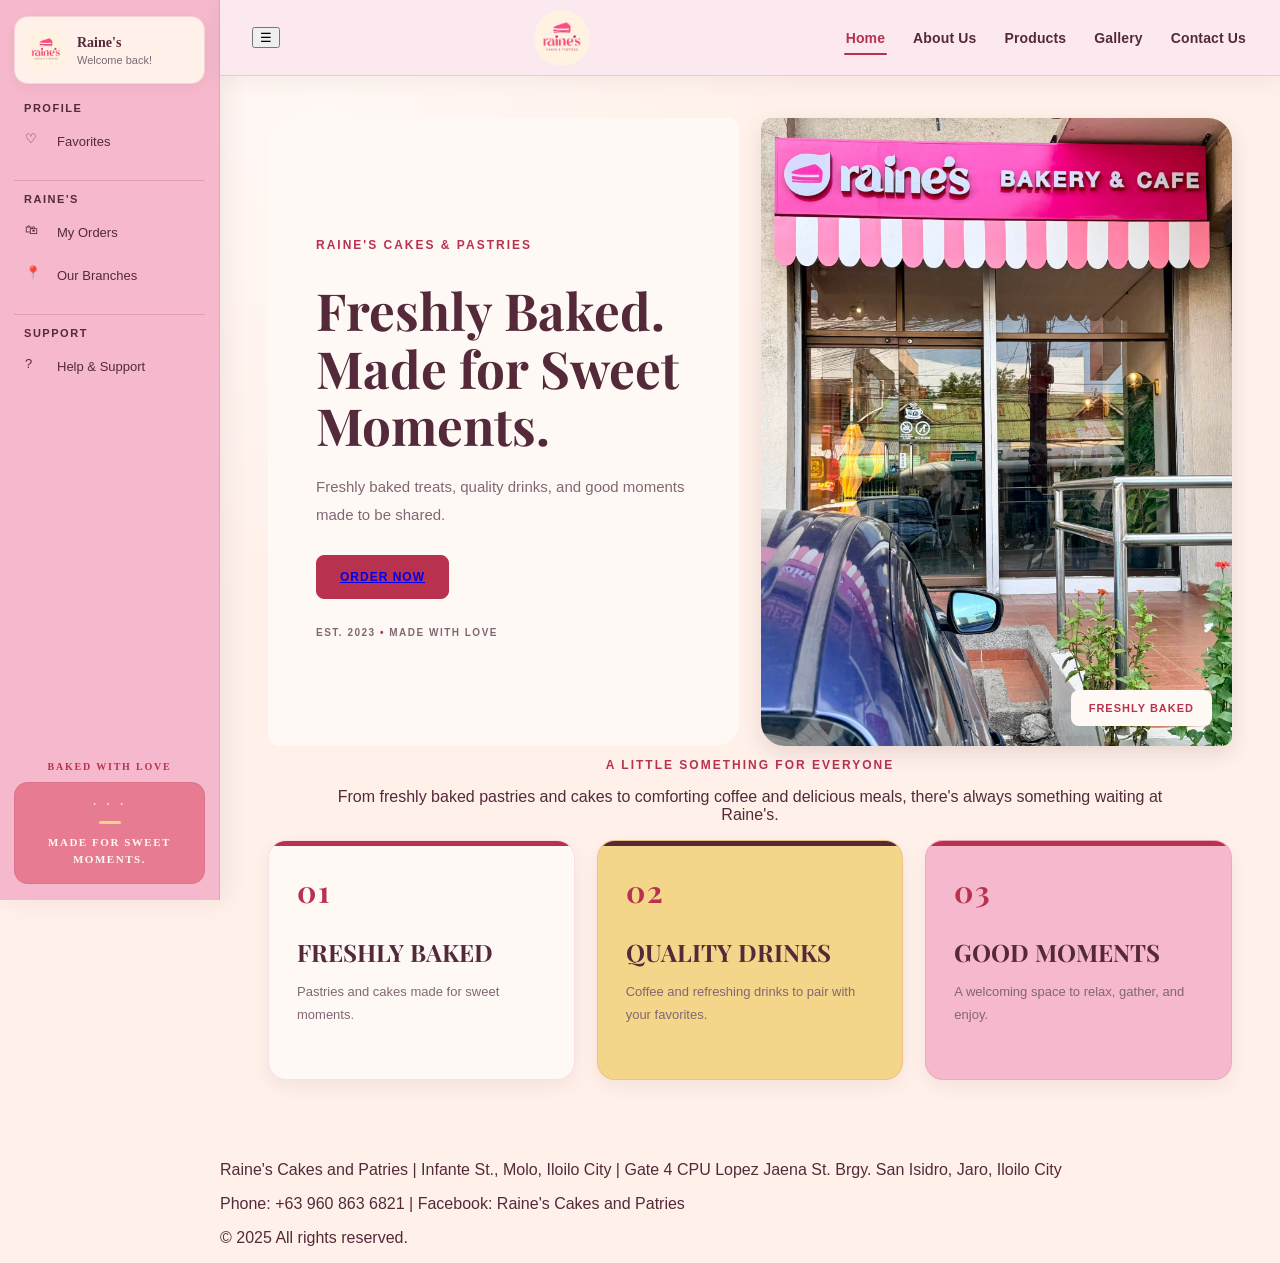
<file: Raine-s-Website-WEB-DEV-/html/index.html>
﻿<!DOCTYPE html>
<html>
    
    <head>
        <title>Raine's Cakes and Patries</title>
        <link rel="stylesheet" href="../css/home.css">
        <link rel="stylesheet" href="../css/nav.css">
        <link href="https://fonts.googleapis.com/css2?family=Playfair+Display:wght@700&family=Poppins:wght@400;700&display=swap" rel="stylesheet">
    </head>

    <body>
        <!--Logo and Navigation Bar-->
        <header>
            <div class="top-container" id="logo">
                <img src="../assets/logo.jpg" alt="Raine's Cakes and Pastries logo">

                <nav id="nav-bar">
                    <a href="index.html" aria-current="page">Home</a>
                    <a href="about.html">About Us</a>
                    <a href="Products.html">Products</a>
                    <a href="gallery.html">Gallery</a>
                    <a href="Contact.html">Contact Us</a>
                </nav>
            </div>
        </header>

        <!--Sidebar Navigation-->
        <aside class="sidebar" aria-label="User access panel">
    <div class="sidebar-brand">
        <img src="../assets/logo.jpg" alt="Raine's Cakes and Pastries logo">
        <div>
            <strong>Raine's</strong>
            <small>Welcome back!</small>
        </div>
    </div>

    <section class="sidebar-section" aria-labelledby="profile-section">
        <h2 class="sidebar-section-title" id="profile-section">PROFILE</h2>
        <button type="button"><span class="sidebar-icon" aria-hidden="true">👤</span>My Profile</button>
        <button type="button"><span class="sidebar-icon" aria-hidden="true">♡</span>Favorites</button>
    </section>

    <section class="sidebar-section" aria-labelledby="raine-section">
        <h2 class="sidebar-section-title" id="raine-section">RAINE'S</h2>
        <button type="button"><span class="sidebar-icon" aria-hidden="true">🛍</span>My Orders</button>
        <button type="button"><span class="sidebar-icon" aria-hidden="true">📍</span>Our Branches</button>
    </section>

    <section class="sidebar-section" aria-labelledby="support-section">
        <h2 class="sidebar-section-title" id="support-section">SUPPORT</h2>
        <button type="button"><span class="sidebar-icon" aria-hidden="true">⚙</span>Settings</button>
        <button type="button"><span class="sidebar-icon" aria-hidden="true">?</span>Help &amp; Support</button>
    </section>

    <section class="sidebar-section" aria-labelledby="account-section">
        <h2 class="sidebar-section-title" id="account-section">ACCOUNT</h2>
        <button type="button"><span class="sidebar-icon" aria-hidden="true">↪</span>Log Out</button>
    </section>
    <div class="sidebar-editorial" aria-hidden="true">BAKED WITH LOVE</div>
    <div class="sidebar-branding" aria-hidden="true">
        <span></span>
        <p>MADE FOR SWEET<br>MOMENTS.</p>
    </div>
</aside>

        <main class="home-main">
            <section class="home-hero">
                <div class="hero-copy">
                    <p class="hero-kicker">RAINE'S CAKES &amp; PASTRIES</p>
                    <h1>Freshly Baked.<br>Made for Sweet Moments.</h1>
                    <p class="hero-description">Freshly baked treats, quality drinks, and good moments made to be shared.</p>
                    <button class="home-order-button" type="button"><a href="Products.html">ORDER NOW</a></button>
                    <p class="hero-note">EST. 2023 <span aria-hidden="true">•</span> MADE WITH LOVE</p>
                </div>

                <div class="hero-image-frame">
                    <img src="../assets/homephoto.jpg" id="text-wrap" alt="Raine's Cakes and Pastries cafe">
                    <span aria-hidden="true">FRESHLY BAKED</span>
                </div>
            </section>

            <section class="home-introduction">
                <p class="section-kicker">A LITTLE SOMETHING FOR EVERYONE</p>
                <p>From freshly baked pastries and cakes to comforting coffee and delicious meals, there's always something waiting at Raine's.</p>
            </section>

            <section class="home-features" aria-label="Raine's highlights">
                <article class="feature-block">
                    <span class="feature-number">01</span>
                    <h2>FRESHLY BAKED</h2>
                    <p>Pastries and cakes made for sweet moments.</p>
                </article>
                <article class="feature-block">
                    <span class="feature-number">02</span>
                    <h2>QUALITY DRINKS</h2>
                    <p>Coffee and refreshing drinks to pair with your favorites.</p>
                </article>
                <article class="feature-block">
                    <span class="feature-number">03</span>
                    <h2>GOOD MOMENTS</h2>
                    <p>A welcoming space to relax, gather, and enjoy.</p>
                </article>
            </section>
        </main>

        <!--Footer-->
        <footer>
            <p>Raine's Cakes and Patries | Infante St., Molo, Iloilo City | Gate 4 CPU Lopez Jaena St. Brgy. San Isidro, Jaro, Iloilo City</p>
            <p>Phone: +63 960 863 6821 | Facebook: Raine's Cakes and Patries</p>
            <p>&copy; 2025 All rights reserved.</p>
        </footer>
        <script src="../js/main.js"></script>
    </body>

</html>
</file>
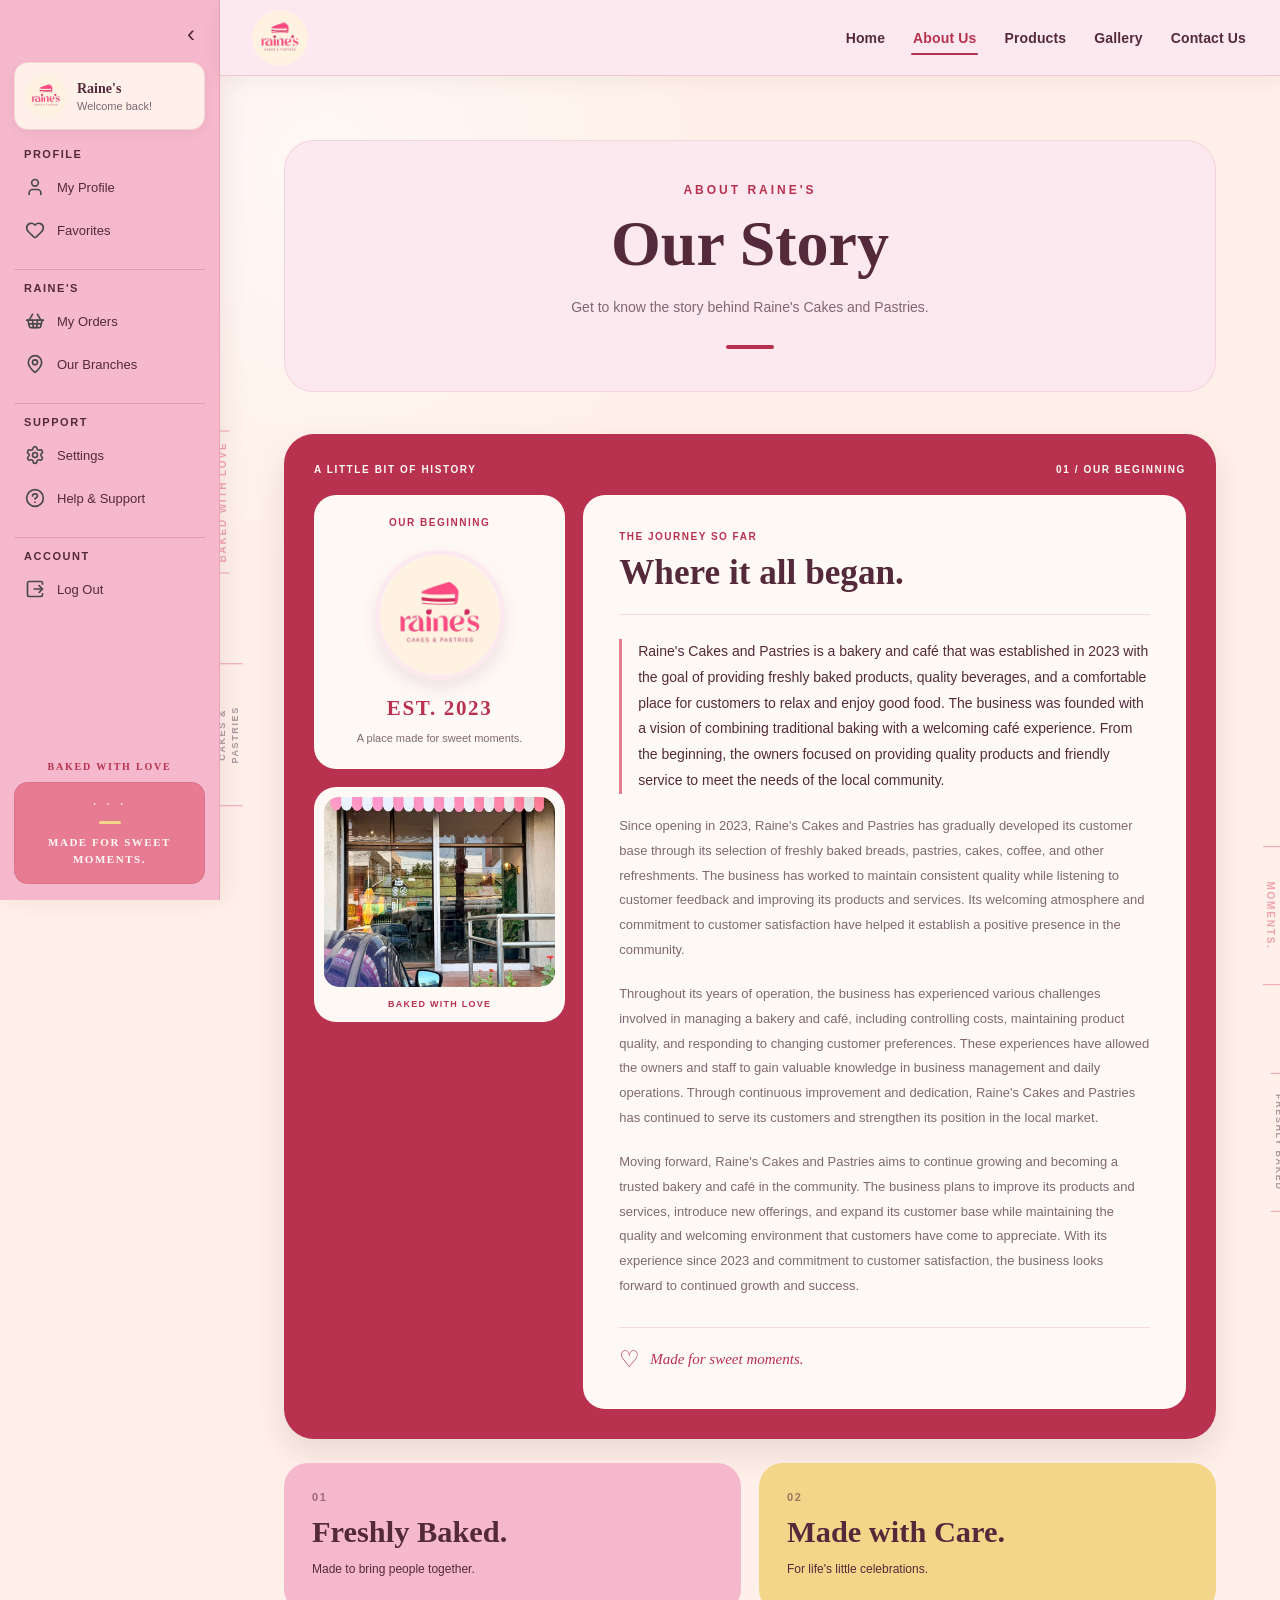
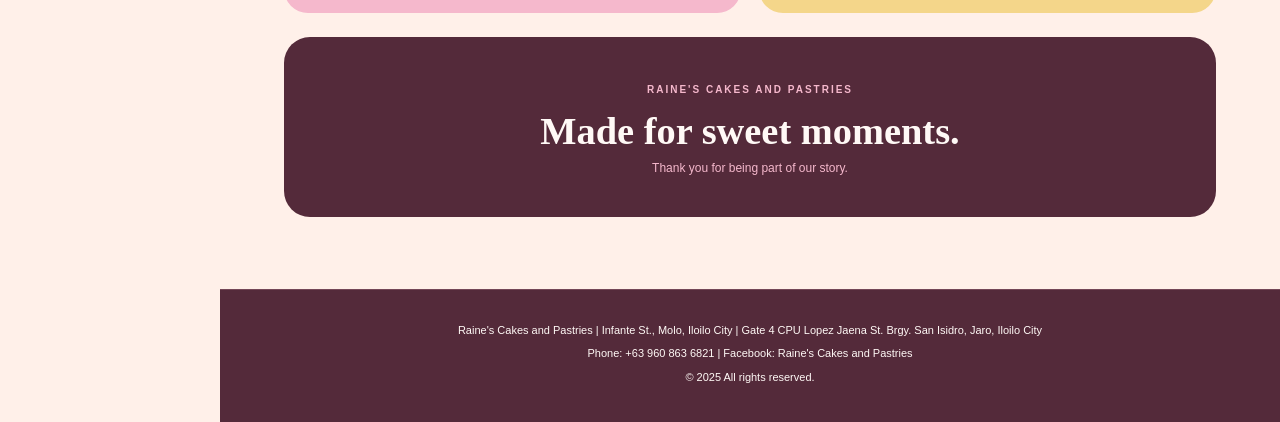
<file: Raine-s-Website-WEB-DEV-/html/about.html>
﻿
<!DOCTYPE html>
<html lang="en">

<head>
    <meta charset="UTF-8">
    <meta name="viewport" content="width=device-width, initial-scale=1.0">
    <title>About Raine's Cakes and Pastries</title>

    <link rel="stylesheet" href="../css/about.css">
    <link rel="stylesheet" href="../css/nav.css">
</head>

<body>

    <!-- Navigation -->
    <header>
        <div class="top-container" id="logo">
            <img src="../assets/logo.jpg" alt="Raine's Cakes and Pastries logo">

            <button class="mobile-menu-toggle" type="button"
                aria-controls="site-sidebar" aria-expanded="false"
                aria-label="Open menu">
                <span></span>
                <span></span>
                <span></span>
            </button>

            <nav id="nav-bar" aria-label="Main navigation">
                <a href="index.html">Home</a>
                <a href="about.html" aria-current="page">About Us</a>
                <a href="Products.html">Products</a>
                <a href="gallery.html">Gallery</a>
                <a href="Contact.html">Contact Us</a>
            </nav>
        </div>
    </header>

    <!-- Sidebar Navigation -->
    <aside class="sidebar" id="site-sidebar"
        aria-label="User access panel" aria-hidden="false">

        <button class="sidebar-collapse-toggle" type="button"
            aria-controls="site-sidebar" aria-expanded="true"
            aria-label="Collapse sidebar">
            <span aria-hidden="true">‹</span>
        </button>

        <nav class="sidebar-site-nav" aria-label="Site navigation">
            <a href="index.html">Home</a>
            <a href="about.html" aria-current="page">About Us</a>
            <a href="Products.html">Products</a>
            <a href="gallery.html">Gallery</a>
            <a href="Contact.html">Contact Us</a>
        </nav>

        <div class="sidebar-brand">
            <img src="../assets/logo.jpg" alt="Raine's Cakes and Pastries logo">
            <div>
                <strong>Raine's</strong>
                <small>Welcome back!</small>
            </div>
        </div>

        <section class="sidebar-section" aria-labelledby="profile-section">
            <h2 class="sidebar-section-title" id="profile-section">PROFILE</h2>

            <button type="button" data-tooltip="My Profile" aria-label="My Profile">
                <img class="sidebar-icon" src="../assets/sidebar/profile.svg" alt="" aria-hidden="true">
                <span class="sidebar-label">My Profile</span>
            </button>

            <button type="button" data-tooltip="Favorites" aria-label="Favorites">
                <img class="sidebar-icon" src="../assets/sidebar/favorites.svg" alt="" aria-hidden="true">
                <span class="sidebar-label">Favorites</span>
            </button>
        </section>

        <section class="sidebar-section" aria-labelledby="raine-section">
            <h2 class="sidebar-section-title" id="raine-section">RAINE'S</h2>

            <button type="button" data-tooltip="My Orders" aria-label="My Orders">
                <img class="sidebar-icon" src="../assets/sidebar/orders.svg" alt="" aria-hidden="true">
                <span class="sidebar-label">My Orders</span>
            </button>

            <button type="button" data-tooltip="Our Branches" aria-label="Our Branches">
                <img class="sidebar-icon" src="../assets/sidebar/location.svg" alt="" aria-hidden="true">
                <span class="sidebar-label">Our Branches</span>
            </button>
        </section>

        <section class="sidebar-section" aria-labelledby="support-section">
            <h2 class="sidebar-section-title" id="support-section">SUPPORT</h2>

            <button type="button" data-tooltip="Settings" aria-label="Settings">
                <img class="sidebar-icon" src="../assets/sidebar/settings.svg" alt="" aria-hidden="true">
                <span class="sidebar-label">Settings</span>
            </button>

            <button type="button" data-tooltip="Help &amp; Support" aria-label="Help &amp; Support">
                <img class="sidebar-icon" src="../assets/sidebar/help.svg" alt="" aria-hidden="true">
                <span class="sidebar-label">Help &amp; Support</span>
            </button>
        </section>

        <section class="sidebar-section" aria-labelledby="account-section">
            <h2 class="sidebar-section-title" id="account-section">ACCOUNT</h2>

            <button type="button" data-tooltip="Log Out" aria-label="Log Out">
                <img class="sidebar-icon" src="../assets/sidebar/logout.svg" alt="" aria-hidden="true">
                <span class="sidebar-label">Log Out</span>
            </button>
        </section>

        <div class="sidebar-editorial" aria-hidden="true">BAKED WITH LOVE</div>

        <div class="sidebar-branding" aria-hidden="true">
            <span></span>
            <p>MADE FOR SWEET<br>MOMENTS.</p>
        </div>
    </aside>

    <button class="sidebar-backdrop" type="button"
        aria-label="Close menu" hidden></button>


    <!-- Editorial Decorations -->
    <div class="about-editorial about-editorial-left" aria-hidden="true">
        <span class="editorial-phrase editorial-phrase-top">BAKED WITH LOVE</span>
        <span class="editorial-mark">•</span>
        <span class="editorial-phrase editorial-phrase-bottom">
            RAINE'S<br>CAKES &amp;<br>PASTRIES
        </span>
    </div>

    <div class="about-editorial about-editorial-right" aria-hidden="true">
        <span class="editorial-phrase editorial-phrase-top">
            MADE FOR SWEET<br>MOMENTS.
        </span>
        <span class="editorial-mark">•</span>
        <span class="editorial-phrase editorial-phrase-bottom">FRESHLY BAKED</span>
    </div>


    <!-- About Us Main Content -->
    <main class="main-container">

        <!-- Introduction -->
        <section class="about-heading">
            <span class="about-kicker">ABOUT RAINE'S</span>

            <h1>Our Story</h1>

            <p>
                Get to know the story behind Raine's Cakes and Pastries.
            </p>

            <span class="heading-decoration"></span>
        </section>


        <!-- Story Section -->
        <section class="story-section">

            <div class="story-section-heading">
                <span>A LITTLE BIT OF HISTORY</span>
                <span>01 / OUR BEGINNING</span>
            </div>

            <div class="story-layout">

                <!-- Story Aside -->
                <aside class="story-aside" aria-label="Raine's story details">

                    <div class="story-brand-card">
                        <span class="story-label">OUR BEGINNING</span>

                        <img src="../assets/logo.jpg"
                            class="story-logo"
                            alt="Raine's Cakes and Pastries logo">

                        <strong>EST. 2023</strong>

                        <p>A place made for sweet moments.</p>
                    </div>

                    <div class="story-photo-card">
                        <img class="story-photo"
                            src="../assets/homephoto.jpg"
                            alt="Raine's Cakes and Pastries cafe">

                        <span>BAKED WITH LOVE</span>
                    </div>

                </aside>


                <!-- Story Text -->
                <div class="story-copy-card">

                    <div class="story-copy-heading">
                        <span class="story-label">THE JOURNEY SO FAR</span>
                        <h2>Where it all began.</h2>
                    </div>

                    <div class="story-copy">

                        <p>
                            Raine's Cakes and Pastries is a bakery and café that was
                            established in 2023 with the goal of providing freshly
                            baked products, quality beverages, and a comfortable
                            place for customers to relax and enjoy good food. The
                            business was founded with a vision of combining
                            traditional baking with a welcoming café experience.
                            From the beginning, the owners focused on providing
                            quality products and friendly service to meet the needs
                            of the local community.
                        </p>

                        <p>
                            Since opening in 2023, Raine's Cakes and Pastries has
                            gradually developed its customer base through its
                            selection of freshly baked breads, pastries, cakes,
                            coffee, and other refreshments. The business has worked
                            to maintain consistent quality while listening to
                            customer feedback and improving its products and
                            services. Its welcoming atmosphere and commitment to
                            customer satisfaction have helped it establish a
                            positive presence in the community.
                        </p>

                        <p>
                            Throughout its years of operation, the business has
                            experienced various challenges involved in managing a
                            bakery and café, including controlling costs, maintaining
                            product quality, and responding to changing customer
                            preferences. These experiences have allowed the owners
                            and staff to gain valuable knowledge in business
                            management and daily operations. Through continuous
                            improvement and dedication, Raine's Cakes and Pastries
                            has continued to serve its customers and strengthen its
                            position in the local market.
                        </p>

                        <p>
                            Moving forward, Raine's Cakes and Pastries aims to
                            continue growing and becoming a trusted bakery and café
                            in the community. The business plans to improve its
                            products and services, introduce new offerings, and
                            expand its customer base while maintaining the quality
                            and welcoming environment that customers have come to
                            appreciate. With its experience since 2023 and
                            commitment to customer satisfaction, the business looks
                            forward to continued growth and success.
                        </p>

                    </div>

                    <div class="story-signature">
                        <span>♡</span>
                        <p>Made for sweet moments.</p>
                    </div>

                </div>

            </div>
        </section>


        <!-- Highlights -->
        <section class="about-highlights">

            <div class="highlight-card highlight-pink">
                <span class="highlight-number">01</span>
                <h2>Freshly Baked.</h2>
                <p>Made to bring people together.</p>
            </div>

            <div class="highlight-card highlight-yellow">
                <span class="highlight-number">02</span>
                <h2>Made with Care.</h2>
                <p>For life's little celebrations.</p>
            </div>

        </section>


        <!-- Closing Message -->
        <section class="about-closing">
            <span>RAINE'S CAKES AND PASTRIES</span>
            <h2>Made for sweet moments.</h2>
            <p>Thank you for being part of our story.</p>
        </section>

    </main>


    <!-- Footer -->
    <footer>
        <p>
            Raine's Cakes and Pastries |
            Infante St., Molo, Iloilo City |
            Gate 4 CPU Lopez Jaena St. Brgy. San Isidro, Jaro, Iloilo City
        </p>

        <p>
            Phone: +63 960 863 6821 |
            Facebook: Raine's Cakes and Pastries
        </p>

        <p>&copy; 2025 All rights reserved.</p>
    </footer>

    <script src="../js/nav.js" defer></script>

</body>
</html>
</file>
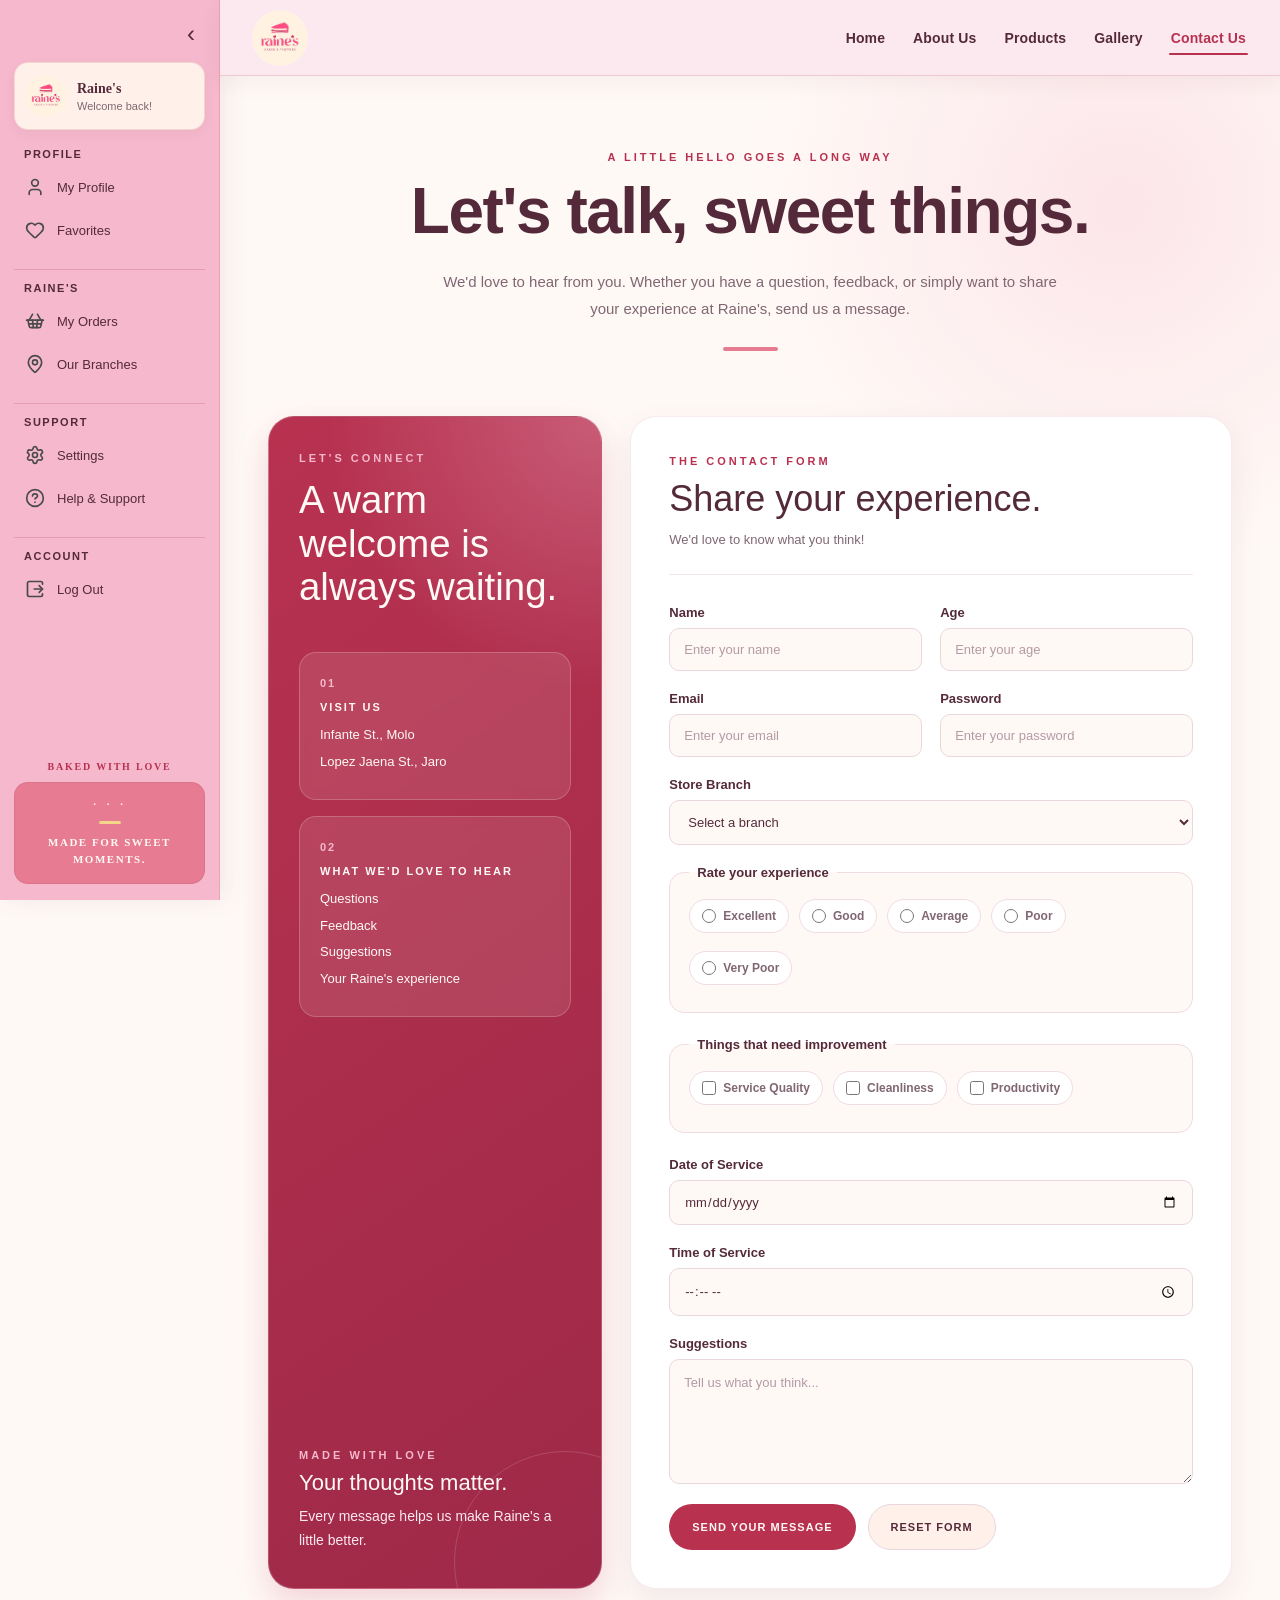
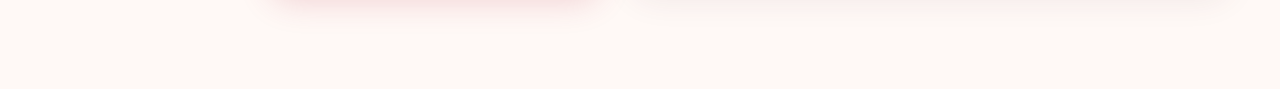
<file: Raine-s-Website-WEB-DEV-/html/Contact.html>
﻿
<!DOCTYPE html>
<html lang="en">
<head>
    <meta charset="UTF-8">
    <meta name="viewport" content="width=device-width, initial-scale=1.0">
    <title>Contact Us - Raine's Cakes and Pastries</title>

    <link rel="stylesheet" href="../css/contact.css">
    <link rel="stylesheet" href="../css/nav.css">
</head>

<body>

    <header>
        <div class="top-container">
            <img src="../assets/logo.jpg" alt="Raine's Cakes and Pastries logo">

            <button class="mobile-menu-toggle" type="button"
                aria-controls="site-sidebar"
                aria-expanded="false"
                aria-label="Open menu">
                <span></span>
                <span></span>
                <span></span>
            </button>

            <nav id="nav-bar" aria-label="Main navigation">
                <a href="index.html">Home</a>
                <a href="about.html">About Us</a>
                <a href="Products.html">Products</a>
                <a href="gallery.html">Gallery</a>
                <a href="Contact.html" aria-current="page">Contact Us</a>
            </nav>
        </div>
    </header>

    <aside class="sidebar" id="site-sidebar"
        aria-label="User access panel" aria-hidden="false">

        <button class="sidebar-collapse-toggle" type="button"
            aria-controls="site-sidebar"
            aria-expanded="true"
            aria-label="Collapse sidebar">
            <span aria-hidden="true">‹</span>
        </button>

        <nav class="sidebar-site-nav" aria-label="Site navigation">
            <a href="index.html">Home</a>
            <a href="about.html">About Us</a>
            <a href="Products.html">Products</a>
            <a href="gallery.html">Gallery</a>
            <a href="Contact.html" aria-current="page">Contact Us</a>
        </nav>

        <div class="sidebar-brand">
            <img src="../assets/logo.jpg" alt="Raine's Cakes and Pastries logo">
            <div>
                <strong>Raine's</strong>
                <small>Welcome back!</small>
            </div>
        </div>

        <section class="sidebar-section" aria-labelledby="profile-section">
            <h2 class="sidebar-section-title" id="profile-section">PROFILE</h2>
            <button type="button" data-tooltip="My Profile" aria-label="My Profile">
                <img class="sidebar-icon" src="../assets/sidebar/profile.svg" alt="">
                <span class="sidebar-label">My Profile</span>
            </button>
            <button type="button" data-tooltip="Favorites" aria-label="Favorites">
                <img class="sidebar-icon" src="../assets/sidebar/favorites.svg" alt="">
                <span class="sidebar-label">Favorites</span>
            </button>
        </section>

        <section class="sidebar-section" aria-labelledby="raine-section">
            <h2 class="sidebar-section-title" id="raine-section">RAINE'S</h2>
            <button type="button" data-tooltip="My Orders" aria-label="My Orders">
                <img class="sidebar-icon" src="../assets/sidebar/orders.svg" alt="">
                <span class="sidebar-label">My Orders</span>
            </button>
            <button type="button" data-tooltip="Our Branches" aria-label="Our Branches">
                <img class="sidebar-icon" src="../assets/sidebar/location.svg" alt="">
                <span class="sidebar-label">Our Branches</span>
            </button>
        </section>

        <section class="sidebar-section" aria-labelledby="support-section">
            <h2 class="sidebar-section-title" id="support-section">SUPPORT</h2>
            <button type="button" data-tooltip="Settings" aria-label="Settings">
                <img class="sidebar-icon" src="../assets/sidebar/settings.svg" alt="">
                <span class="sidebar-label">Settings</span>
            </button>
            <button type="button" data-tooltip="Help &amp; Support" aria-label="Help &amp; Support">
                <img class="sidebar-icon" src="../assets/sidebar/help.svg" alt="">
                <span class="sidebar-label">Help &amp; Support</span>
            </button>
        </section>

        <section class="sidebar-section" aria-labelledby="account-section">
            <h2 class="sidebar-section-title" id="account-section">ACCOUNT</h2>
            <button type="button" data-tooltip="Log Out" aria-label="Log Out">
                <img class="sidebar-icon" src="../assets/sidebar/logout.svg" alt="">
                <span class="sidebar-label">Log Out</span>
            </button>
        </section>

        <div class="sidebar-editorial" aria-hidden="true">BAKED WITH LOVE</div>

        <div class="sidebar-branding" aria-hidden="true">
            <span></span>
            <p>MADE FOR SWEET<br>MOMENTS.</p>
        </div>

    </aside>

    <button class="sidebar-backdrop" type="button"
        aria-label="Close menu" hidden></button>

    <main class="contact-main">

        <section class="contact-intro">
            <p class="contact-kicker">A LITTLE HELLO GOES A LONG WAY</p>
            <h1>Let's talk, sweet things.</h1>
            <p>
                We'd love to hear from you. Whether you have a question,
                feedback, or simply want to share your experience at Raine's,
                send us a message.
            </p>
        </section>

        <div class="contact-grid">

            <aside class="contact-details" aria-label="Contact information">

                <div class="contact-details-heading">
                    <p class="contact-kicker">LET'S CONNECT</p>
                    <h2>A warm welcome is always waiting.</h2>
                </div>

                <section class="contact-info-box">
                    <span class="contact-number">01</span>
                    <h3>VISIT US</h3>
                    <p>Infante St., Molo</p>
                    <p>Lopez Jaena St., Jaro</p>
                </section>

                <section class="contact-info-box">
                    <span class="contact-number">02</span>
                    <h3>WHAT WE'D LOVE TO HEAR</h3>
                    <p>Questions</p>
                    <p>Feedback</p>
                    <p>Suggestions</p>
                    <p>Your Raine's experience</p>
                </section>

                <section class="contact-note">
                    <p class="contact-kicker">MADE WITH LOVE</p>
                    <h3>Your thoughts matter.</h3>
                    <p>Every message helps us make Raine's a little better.</p>
                </section>

            </aside>

            <section class="contact-form-card">

                <div class="form-heading">
                    <p class="contact-kicker">THE CONTACT FORM</p>
                    <h2>Share your experience.</h2>
                    <p>We'd love to know what you think!</p>
                </div>

                <form>

                    <div class="form-row">

                        <div class="form-group">
                            <label for="name">Name</label>
                            <input type="text" id="name" name="name"
                                placeholder="Enter your name" required>
                        </div>

                        <div class="form-group">
                            <label for="Age">Age</label>
                            <input type="number" id="Age" name="Age"
                                placeholder="Enter your age" required>
                        </div>

                    </div>

                    <div class="form-row">

                        <div class="form-group">
                            <label for="email">Email</label>
                            <input type="email" id="email" name="email"
                                placeholder="Enter your email" required>
                        </div>

                        <div class="form-group">
                            <label for="password">Password</label>
                            <input type="password" id="password" name="password"
                                placeholder="Enter your password" required>
                        </div>

                    </div>

                    <div class="form-group">
                        <label for="branch">Store Branch</label>
                        <select id="branch" name="branch" required>
                            <option value="" disabled selected>Select a branch</option>
                            <option value="branch1">Infante St., Molo</option>
                            <option value="branch2">Lopez Jaena St., Jaro</option>
                        </select>
                    </div>

                    <fieldset class="form-section">
                        <legend>Rate your experience</legend>

                        <div class="choice-group">
                            <label class="choice-option">
                                <input type="radio" id="excellent" name="rating"
                                    value="excellent" required>
                                <span>Excellent</span>
                            </label>

                            <label class="choice-option">
                                <input type="radio" id="good" name="rating"
                                    value="good">
                                <span>Good</span>
                            </label>

                            <label class="choice-option">
                                <input type="radio" id="average" name="rating"
                                    value="average">
                                <span>Average</span>
                            </label>

                            <label class="choice-option">
                                <input type="radio" id="poor" name="rating"
                                    value="poor">
                                <span>Poor</span>
                            </label>

                            <label class="choice-option">
                                <input type="radio" id="very-poor" name="rating"
                                    value="very-poor">
                                <span>Very Poor</span>
                            </label>
                        </div>
                    </fieldset>

                    <fieldset class="form-section">
                        <legend>Things that need improvement</legend>

                        <div class="choice-group">
                            <label class="choice-option">
                                <input type="checkbox" id="service"
                                    name="improvement" value="service">
                                <span>Service Quality</span>
                            </label>

                            <label class="choice-option">
                                <input type="checkbox" id="cleanliness"
                                    name="improvement" value="cleanliness">
                                <span>Cleanliness</span>
                            </label>

                            <label class="choice-option">
                                <input type="checkbox" id="productivity"
                                    name="improvement" value="productivity">
                                <span>Productivity</span>
                            </label>
                        </div>
                    </fieldset>

                    <div class="form-group">
                        <label for="date-time">Date of Service</label>
                        <input type="date" id="date-time" name="date" required>
                    </div>

                    <div class="form-group">
                        <label for="service-time">Time of Service</label>
                        <input type="time" id="service-time" name="time" required>
                    </div>

                    <div class="form-group">
                        <label for="message">Suggestions</label>
                        <textarea id="message" name="message" rows="4"
                            placeholder="Tell us what you think..." required></textarea>
                    </div>

                    <div class="form-buttons">
                        <input type="submit" value="SEND YOUR MESSAGE">
                        <input type="reset" value="RESET FORM">
                    </div>

                </form>

            </section>

        </div>

    </main>

    <script src="../js/nav.js" defer></script>

</body>
</html>
</file>
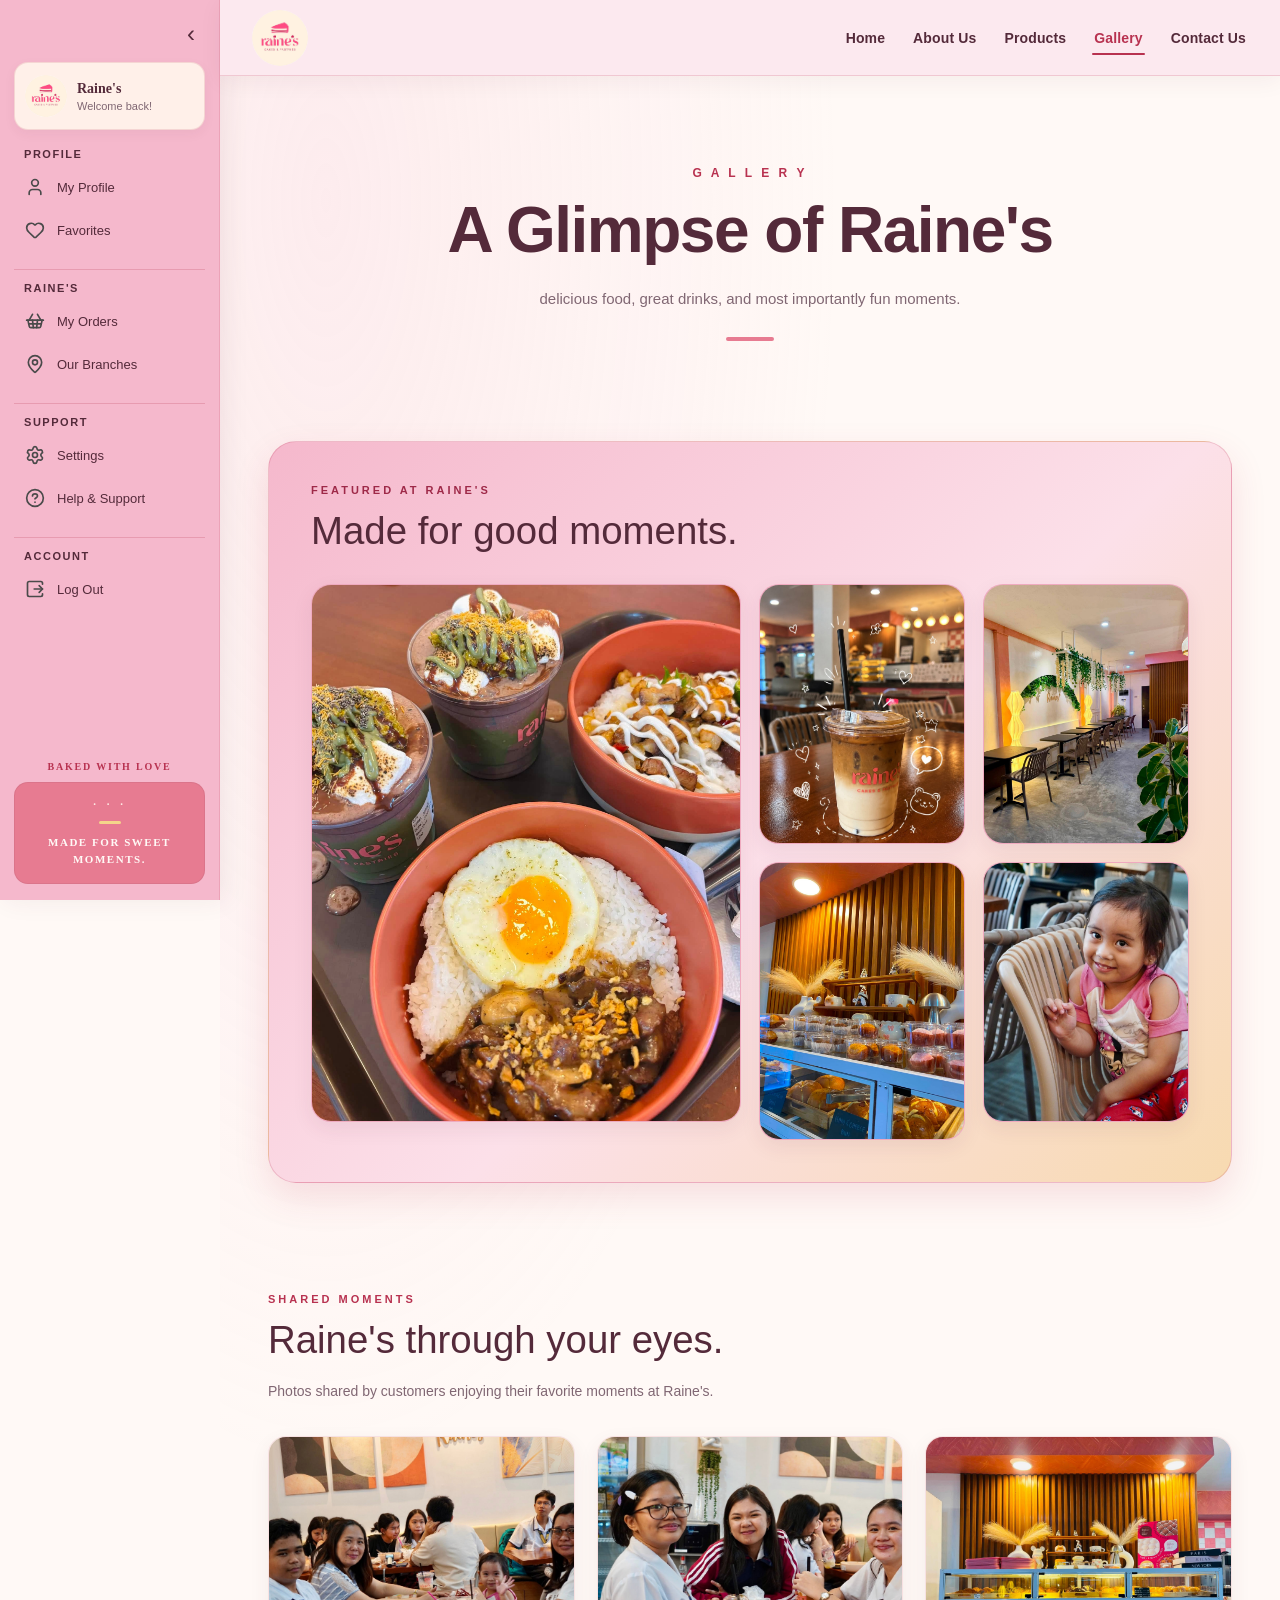
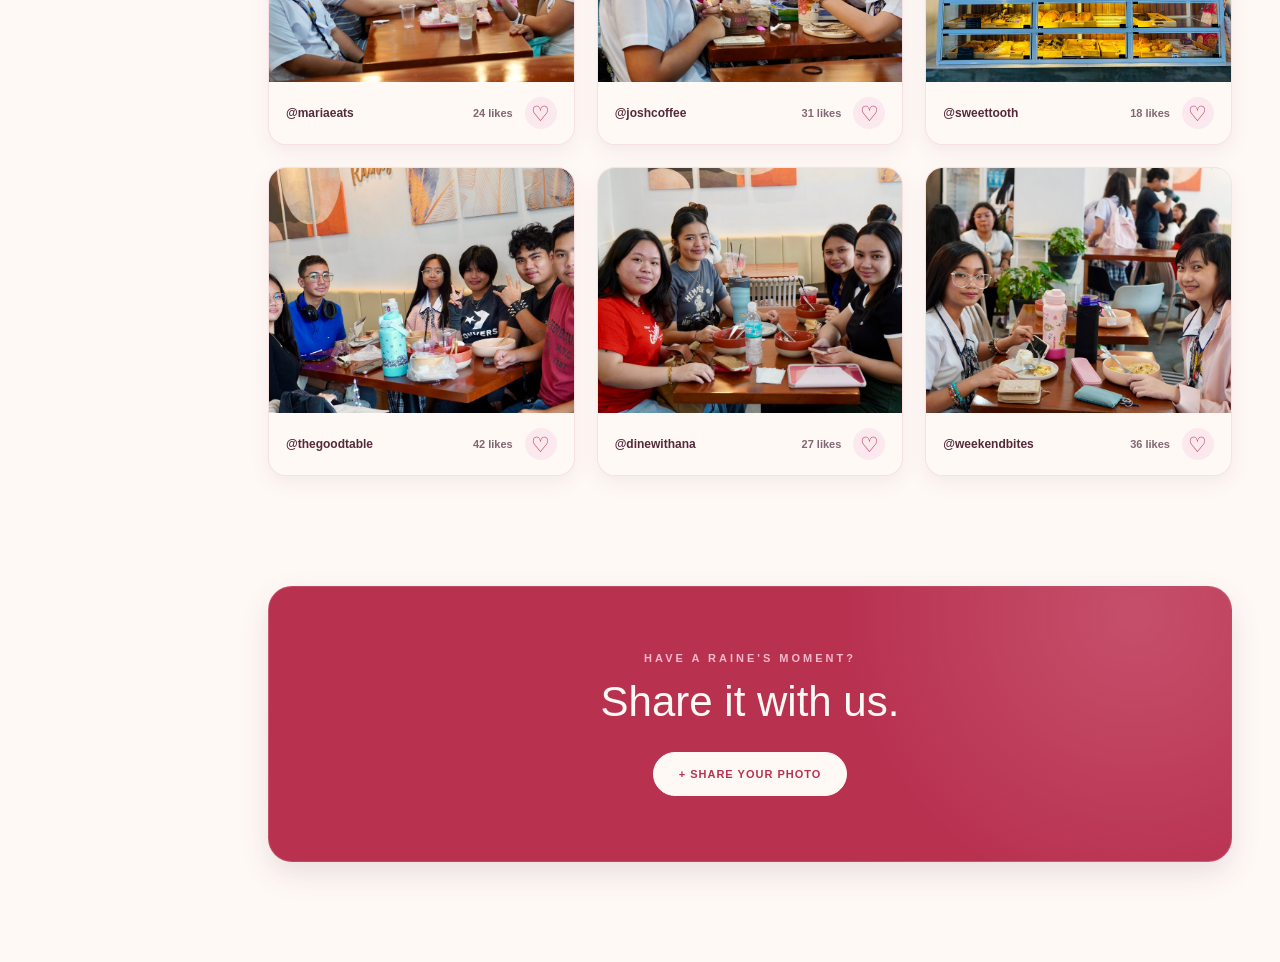
<file: Raine-s-Website-WEB-DEV-/html/gallery.html>
<!DOCTYPE html>

<html lang="en">
<head>
    <meta charset="UTF-8">
    <meta name="viewport" content="width=device-width, initial-scale=1.0">
    <link rel="stylesheet" href="../css/gallery.css">
    <link rel="stylesheet" href="../css/nav.css">
</head>

<body>

<div class="top-container" id="logo">
    <img src="../assets/logo.jpg" alt="Raine's Cakes and Pastries logo">

    <button class="mobile-menu-toggle" type="button" aria-controls="site-sidebar" aria-expanded="false" aria-label="Open menu">
        <span></span><span></span><span></span>
    </button>

    <nav id="nav-bar" aria-label="Main navigation">
        <a href="index.html">Home</a>
        <a href="about.html">About Us</a>
        <a href="Products.html">Products</a>
        <a href="gallery.html" aria-current="page">Gallery</a>
        <a href="Contact.html">Contact Us</a>
    </nav>
</div>

<aside class="sidebar" id="site-sidebar" aria-label="User access panel" aria-hidden="false">
    <button class="sidebar-collapse-toggle" type="button" aria-controls="site-sidebar" aria-expanded="true" aria-label="Collapse sidebar"><span aria-hidden="true">‹</span></button>
    <nav class="sidebar-site-nav" aria-label="Site navigation">
        <a href="index.html">Home</a>
        <a href="about.html">About Us</a>
        <a href="Products.html">Products</a>
        <a href="gallery.html" aria-current="page">Gallery</a>
        <a href="Contact.html">Contact Us</a>
    </nav>

    <div class="sidebar-brand">
        <img src="../assets/logo.jpg" alt="Raine's Cakes and Pastries logo">
        <div>
            <strong>Raine's</strong>
            <small>Welcome back!</small>
        </div>
    </div>

    <section class="sidebar-section" aria-labelledby="profile-section">
        <h2 class="sidebar-section-title" id="profile-section">PROFILE</h2>
        <button type="button" data-tooltip="My Profile" aria-label="My Profile"><img class="sidebar-icon" src="../assets/sidebar/profile.svg" alt="" aria-hidden="true"><span class="sidebar-label">My Profile</span></button>
        <button type="button" data-tooltip="Favorites" aria-label="Favorites"><img class="sidebar-icon" src="../assets/sidebar/favorites.svg" alt="" aria-hidden="true"><span class="sidebar-label">Favorites</span></button>
    </section>

    <section class="sidebar-section" aria-labelledby="raine-section">
        <h2 class="sidebar-section-title" id="raine-section">RAINE'S</h2>
        <button type="button" data-tooltip="My Orders" aria-label="My Orders"><img class="sidebar-icon" src="../assets/sidebar/orders.svg" alt="" aria-hidden="true"><span class="sidebar-label">My Orders</span></button>
        <button type="button" data-tooltip="Our Branches" aria-label="Our Branches"><img class="sidebar-icon" src="../assets/sidebar/location.svg" alt="" aria-hidden="true"><span class="sidebar-label">Our Branches</span></button>
    </section>

    <section class="sidebar-section" aria-labelledby="support-section">
        <h2 class="sidebar-section-title" id="support-section">SUPPORT</h2>
        <button type="button" data-tooltip="Settings" aria-label="Settings"><img class="sidebar-icon" src="../assets/sidebar/settings.svg" alt="" aria-hidden="true"><span class="sidebar-label">Settings</span></button>
        <button type="button" data-tooltip="Help &amp; Support" aria-label="Help &amp; Support"><img class="sidebar-icon" src="../assets/sidebar/help.svg" alt="" aria-hidden="true"><span class="sidebar-label">Help &amp; Support</span></button>
    </section>

    <section class="sidebar-section" aria-labelledby="account-section">
        <h2 class="sidebar-section-title" id="account-section">ACCOUNT</h2>
        <button type="button" data-tooltip="Log Out" aria-label="Log Out"><img class="sidebar-icon" src="../assets/sidebar/logout.svg" alt="" aria-hidden="true"><span class="sidebar-label">Log Out</span></button>
    </section>
    <div class="sidebar-editorial" aria-hidden="true">BAKED WITH LOVE</div>
    <div class="sidebar-branding" aria-hidden="true">
        <span></span>
        <p>MADE FOR SWEET<br>MOMENTS.</p>
    </div>
</aside>
<button class="sidebar-backdrop" type="button" aria-label="Close menu" hidden></button>

<section class="gallery" id="gallery">
    <header class="gallery-header">
        <h2>A Glimpse of Raine's</h2>
        <p>delicious food, great drinks, and most importantly fun moments.</p>
    </header>

    <section class="featured-gallery" aria-labelledby="featured-heading">
        <p>FEATURED AT RAINE'S</p>
        <h2 id="featured-heading">Made for good moments.</h2>

        <div class="gallery-grid">
            <figure class="gallery-item gallery-item-large">
                <img src="../assets/food.jpg" alt="Beautifully prepared food served at Raine's">
                <div class="gallery-overlay">
                    <span>Food</span>
                    <h3>Made with care.</h3>
                </div>
            </figure>

            <figure class="gallery-item">
                <img src="../assets/drinks.jpg" alt="Refreshing drinks served at Raine's">
                <div class="gallery-overlay">
                    <span>Drinks</span>
                    <h3>Made to refresh.</h3>
                </div>
            </figure>

            <figure class="gallery-item">
                <img src="../assets/interior.jpg" alt="Warm and welcoming interior of Raine's">
                <div class="gallery-overlay">
                    <span>The Space</span>
                    <h3>Stay awhile.</h3>
                </div>
            </figure>

            <figure class="gallery-item gallery-item-tall">
                <img src="../assets/pastries.jpg" alt="Fresh pastries displayed at Raine's">
                <div class="gallery-overlay">
                    <span>Pastries</span>
                    <h3>Baked for happiness.</h3>
                </div>  
            </figure>

            <figure class="gallery-item">
                <img src="../assets/people.jpg" alt="Customers enjoying a memorable experience at Raine's">
                <div class="gallery-overlay">
                    <span>The Experience</span>
                    <h3>Made for good moments.</h3>
                </div>
            </figure>
        </div>
    </section>

    <section class="customer-gallery" aria-labelledby="moments-heading">
        <p>SHARED MOMENTS</p>
        <h2 id="moments-heading">Raine's through your eyes.</h2>
        <p>Photos shared by customers enjoying their favorite moments at Raine's.</p>

        <div class="gallery-grid">
            <article class="customer-card">
                <img src="../assets/enjoying%20food.jpg" alt="Customer enjoying food at Raine's">
                <div class="customer-card-info">
                    <p>@mariaeats</p>
                    <p>24 likes</p>
                    <button type="button" aria-label="Like photo shared by @mariaeats">♡</button>
                </div>
            </article>

            <article class="customer-card">
                <img src="../assets/enjoying%20drink.jpg" alt="Customer enjoying a drink at Raine's">
                <div class="customer-card-info">
                    <p>@joshcoffee</p>
                    <p>31 likes</p>
                    <button type="button" aria-label="Like photo shared by @joshcoffee">♡</button>
                </div>
            </article>

            <article class="customer-card">
                <img src="../assets/enjoying%20pastries.jpg" alt="Pastries shared by a customer at Raine's">
                <div class="customer-card-info">
                    <p>@sweettooth</p>
                    <p>18 likes</p>
                    <button type="button" aria-label="Like photo shared by @sweettooth">♡</button>
                </div>
            </article>

            <article class="customer-card">
                <img src="../assets/enjoying%20w%20friends.jpg" alt="Friends spending time together at Raine's">
                <div class="customer-card-info">
                    <p>@thegoodtable</p>
                    <p>42 likes</p>
                    <button type="button" aria-label="Like photo shared by @thegoodtable">♡</button>
                </div>
            </article>

            <article class="customer-card">
                <img src="../assets/enjoying%20meal.jpg" alt="Customer sharing a meal at Raine's">
                <div class="customer-card-info">
                    <p>@dinewithana</p>
                    <p>27 likes</p>
                    <button type="button" aria-label="Like photo shared by @dinewithana">♡</button>
                </div>
            </article>

            <article class="customer-card">
                <img src="../assets/enjoying%20atmosphere.jpg" alt="Customer enjoying the atmosphere at Raine's">
                <div class="customer-card-info">
                    <p>@weekendbites</p>
                    <p>36 likes</p>
                    <button type="button" aria-label="Like photo shared by @weekendbites">♡</button>
                </div>
            </article>
        </div>
    </section>

    <section class="share-moment">
        <p>HAVE A RAINE'S MOMENT?</p>
        <h2>Share it with us.</h2>
        <button type="button">+ SHARE YOUR PHOTO</button>
    </section>

    <dialog class="gallery-modal" aria-labelledby="modal-username">
        <button type="button" class="gallery-modal-close" aria-label="Close photo">Ã—</button>
        <img src="../assets/enjoying%20food.jpg" alt="Selected customer photo">
        <p id="modal-username">@mariaeats</p>
        <p class="gallery-modal-caption">Enjoying a good moment at Raine's.</p>
        <p class="gallery-modal-likes">24 likes</p>
        <button type="button" aria-label="Like selected photo">♡</button>
    </dialog>
</section>

<script src="../js/nav.js" defer></script>
</body>
</html>
</file>
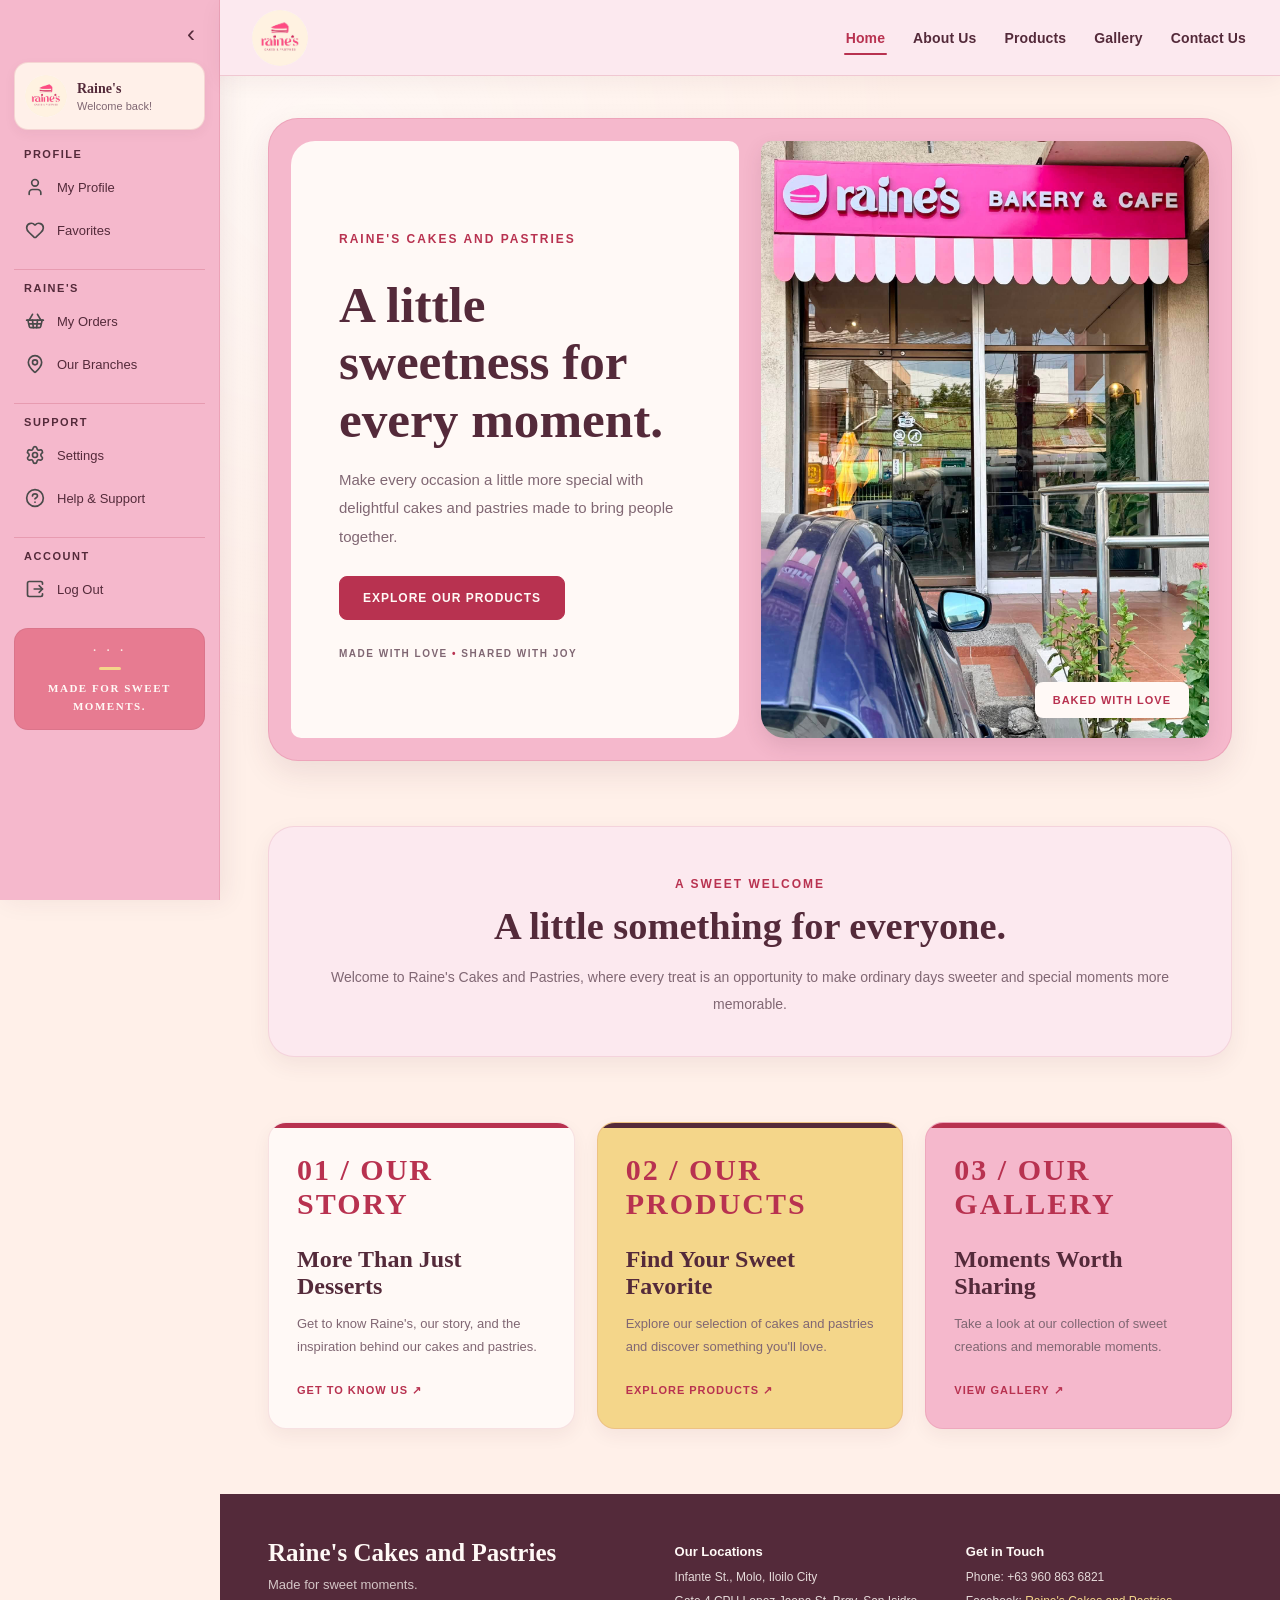
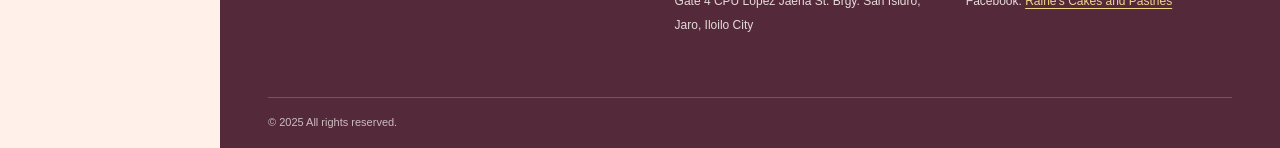
<file: Raine-s-Website-WEB-DEV-/html/home.html>
﻿
<!DOCTYPE html>
<html lang="en">

<head>
    <meta charset="UTF-8">
    <meta name="viewport" content="width=device-width, initial-scale=1.0">

    <title>Raine's Cakes and Pastries | Home</title>

    <link rel="stylesheet" href="../css/nav.css">
    <link rel="stylesheet" href="../css/home.css">
</head>

<body>

    <!-- Navigation -->
    <header>
        <div class="top-container" id="logo">

            <img src="../assets/logo.jpg" alt="Raine's Cakes and Pastries logo">

            <button class="mobile-menu-toggle"
                type="button"
                aria-controls="site-sidebar"
                aria-expanded="false"
                aria-label="Open menu">

                <span></span>
                <span></span>
                <span></span>

            </button>

            <nav id="nav-bar" aria-label="Main navigation">
                <a href="index.html" aria-current="page">Home</a>
                <a href="about.html">About Us</a>
                <a href="Products.html">Products</a>
                <a href="gallery.html">Gallery</a>
                <a href="Contact.html">Contact Us</a>
            </nav>

        </div>
    </header>

    <!-- Sidebar -->
    <aside class="sidebar"
        id="site-sidebar"
        aria-label="User access panel"
        aria-hidden="false">

        <button class="sidebar-collapse-toggle"
            type="button"
            aria-controls="site-sidebar"
            aria-expanded="true"
            aria-label="Collapse sidebar">

            <span aria-hidden="true">‹</span>

        </button>

        <nav class="sidebar-site-nav" aria-label="Site navigation">
            <a href="index.html" aria-current="page">Home</a>
            <a href="about.html">About Us</a>
            <a href="Products.html">Products</a>
            <a href="gallery.html">Gallery</a>
            <a href="Contact.html">Contact Us</a>
        </nav>

        <div class="sidebar-brand">

            <img src="../assets/logo.jpg" alt="Raine's Cakes and Pastries logo">

            <div>
                <strong>Raine's</strong>
                <small>Welcome back!</small>
            </div>

        </div>

        <section class="sidebar-section" aria-labelledby="profile-section">

            <h2 class="sidebar-section-title" id="profile-section">PROFILE</h2>

            <button type="button" data-tooltip="My Profile" aria-label="My Profile">
                <img class="sidebar-icon" src="../assets/sidebar/profile.svg" alt="" aria-hidden="true">
                <span class="sidebar-label">My Profile</span>
            </button>

            <button type="button" data-tooltip="Favorites" aria-label="Favorites">
                <img class="sidebar-icon" src="../assets/sidebar/favorites.svg" alt="" aria-hidden="true">
                <span class="sidebar-label">Favorites</span>
            </button>

        </section>

        <section class="sidebar-section" aria-labelledby="raine-section">

            <h2 class="sidebar-section-title" id="raine-section">RAINE'S</h2>

            <button type="button" data-tooltip="My Orders" aria-label="My Orders">
                <img class="sidebar-icon" src="../assets/sidebar/orders.svg" alt="" aria-hidden="true">
                <span class="sidebar-label">My Orders</span>
            </button>

            <button type="button" data-tooltip="Our Branches" aria-label="Our Branches">
                <img class="sidebar-icon" src="../assets/sidebar/location.svg" alt="" aria-hidden="true">
                <span class="sidebar-label">Our Branches</span>
            </button>

        </section>

        <section class="sidebar-section" aria-labelledby="support-section">

            <h2 class="sidebar-section-title" id="support-section">SUPPORT</h2>

            <button type="button" data-tooltip="Settings" aria-label="Settings">
                <img class="sidebar-icon" src="../assets/sidebar/settings.svg" alt="" aria-hidden="true">
                <span class="sidebar-label">Settings</span>
            </button>

            <button type="button" data-tooltip="Help & Support" aria-label="Help & Support">
                <img class="sidebar-icon" src="../assets/sidebar/help.svg" alt="" aria-hidden="true">
                <span class="sidebar-label">Help & Support</span>
            </button>

        </section>

        <section class="sidebar-section" aria-labelledby="account-section">

            <h2 class="sidebar-section-title" id="account-section">ACCOUNT</h2>

            <button type="button" data-tooltip="Log Out" aria-label="Log Out">
                <img class="sidebar-icon" src="../assets/sidebar/logout.svg" alt="" aria-hidden="true">
                <span class="sidebar-label">Log Out</span>
            </button>

        </section>

        <div class="sidebar-branding" aria-hidden="true">
            <span></span>
            <p>MADE FOR SWEET<br>MOMENTS.</p>
        </div>

    </aside>

    <button class="sidebar-backdrop"
        type="button"
        aria-label="Close menu"
        hidden>
    </button>


    <!-- Homepage Content -->
    <main class="home-main">

        <!-- Hero Section -->
        <div class="home-content-panel">

            <section class="home-hero">

                <div class="hero-copy">

                    <p class="hero-kicker">RAINE'S CAKES AND PASTRIES</p>

                    <h1>A little sweetness for every moment.</h1>

                    <p class="hero-description">
                        Make every occasion a little more special with delightful
                        cakes and pastries made to bring people together.
                    </p>

                    <a href="Products.html" class="home-order-button">
                        EXPLORE OUR PRODUCTS
                    </a>

                    <p class="hero-note">
                        MADE WITH LOVE <span>•</span> SHARED WITH JOY
                    </p>

                </div>

                <div class="hero-image-frame">

                    <img src="../assets/homephoto.jpg"
                        alt="A welcoming view of Raine's Cakes and Pastries">

                    <span>BAKED WITH LOVE</span>

                </div>

            </section>

        </div>


        <!-- Sweet Welcome Section -->
        <div class="home-introduction-panel">

            <section class="home-introduction">

                <p class="section-kicker">A SWEET WELCOME</p>

                <h2 class="introduction-heading">
                    A little something for everyone.
                </h2>

                <p class="introduction-description">
                    Welcome to Raine's Cakes and Pastries, where every treat
                    is an opportunity to make ordinary days sweeter and
                    special moments more memorable.
                </p>

            </section>

        </div>


        <!-- Feature Cards -->
        <section class="home-features" aria-label="Discover Raine's">

            <article class="feature-block">

                <span class="feature-number">01 / OUR STORY</span>

                <h2>More Than Just Desserts</h2>

                <p>
                    Get to know Raine's, our story, and the inspiration
                    behind our cakes and pastries.
                </p>

                <a href="about.html" class="feature-link">
                    GET TO KNOW US <span>↗</span>
                </a>

            </article>


            <article class="feature-block">

                <span class="feature-number">02 / OUR PRODUCTS</span>

                <h2>Find Your Sweet Favorite</h2>

                <p>
                    Explore our selection of cakes and pastries and
                    discover something you'll love.
                </p>

                <a href="Products.html" class="feature-link">
                    EXPLORE PRODUCTS <span>↗</span>
                </a>

            </article>


            <article class="feature-block">

                <span class="feature-number">03 / OUR GALLERY</span>

                <h2>Moments Worth Sharing</h2>

                <p>
                    Take a look at our collection of sweet creations
                    and memorable moments.
                </p>

                <a href="gallery.html" class="feature-link">
                    VIEW GALLERY <span>↗</span>
                </a>

            </article>

        </section>

    </main>


    <!-- Footer -->
    <footer class="home-footer">

        <div class="footer-content">

            <div class="footer-brand">

                <h2>Raine's Cakes and Pastries</h2>

                <p>Made for sweet moments.</p>

            </div>


            <div class="footer-details">

                <p>
                    <strong>Our Locations</strong><br>
                    Infante St., Molo, Iloilo City<br>
                    Gate 4 CPU Lopez Jaena St. Brgy. San Isidro, Jaro, Iloilo City
                </p>

                <p>
                    <strong>Get in Touch</strong><br>
                    Phone: +63 960 863 6821<br>
                    Facebook:

                    <a href="https://www.facebook.com/share/19e4hSNWf2/"
                        target="_blank"
                        rel="noopener noreferrer">
                        Raine's Cakes and Pastries
                    </a>
                </p>

            </div>


            <div class="footer-bottom">

                <p>© 2025 All rights reserved.</p>

            </div>

        </div>

    </footer>


    <!-- Navigation Script -->
    <script src="../js/nav.js" defer></script>

</body>
</html>
</file>
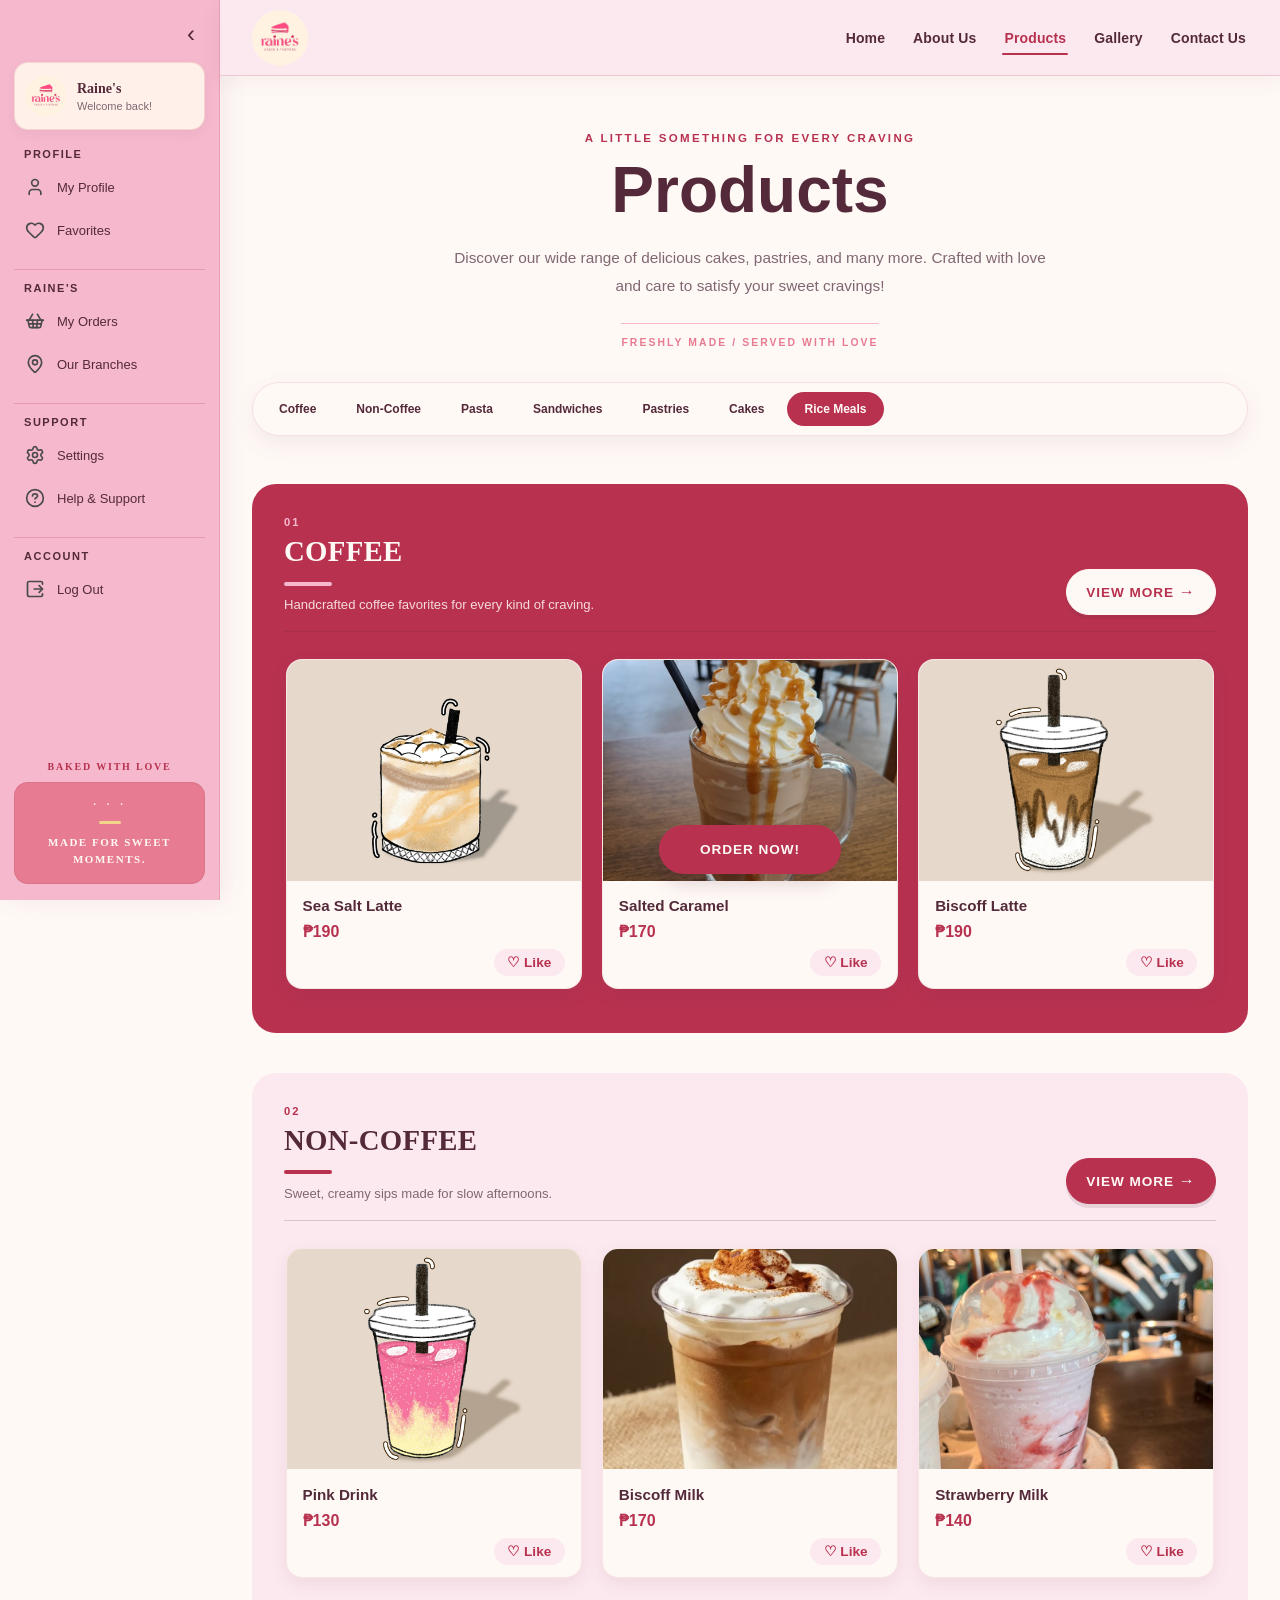
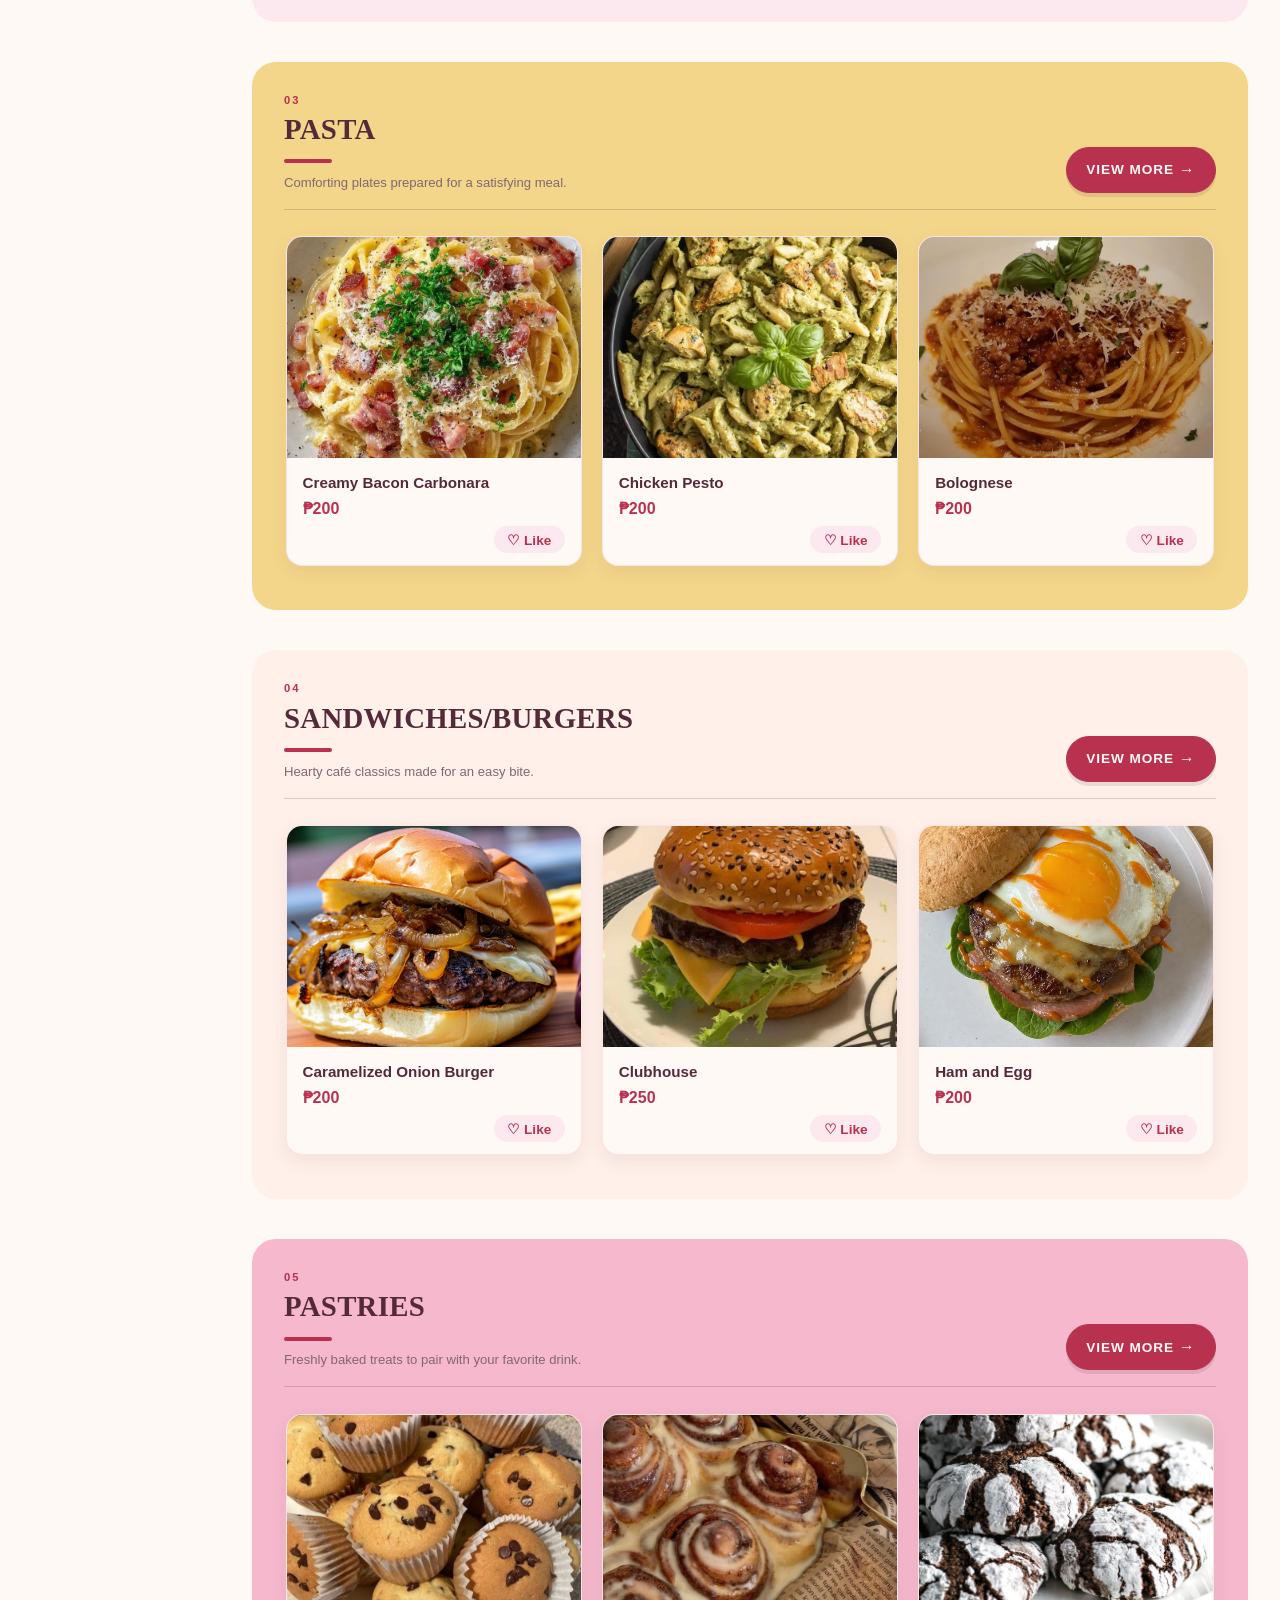
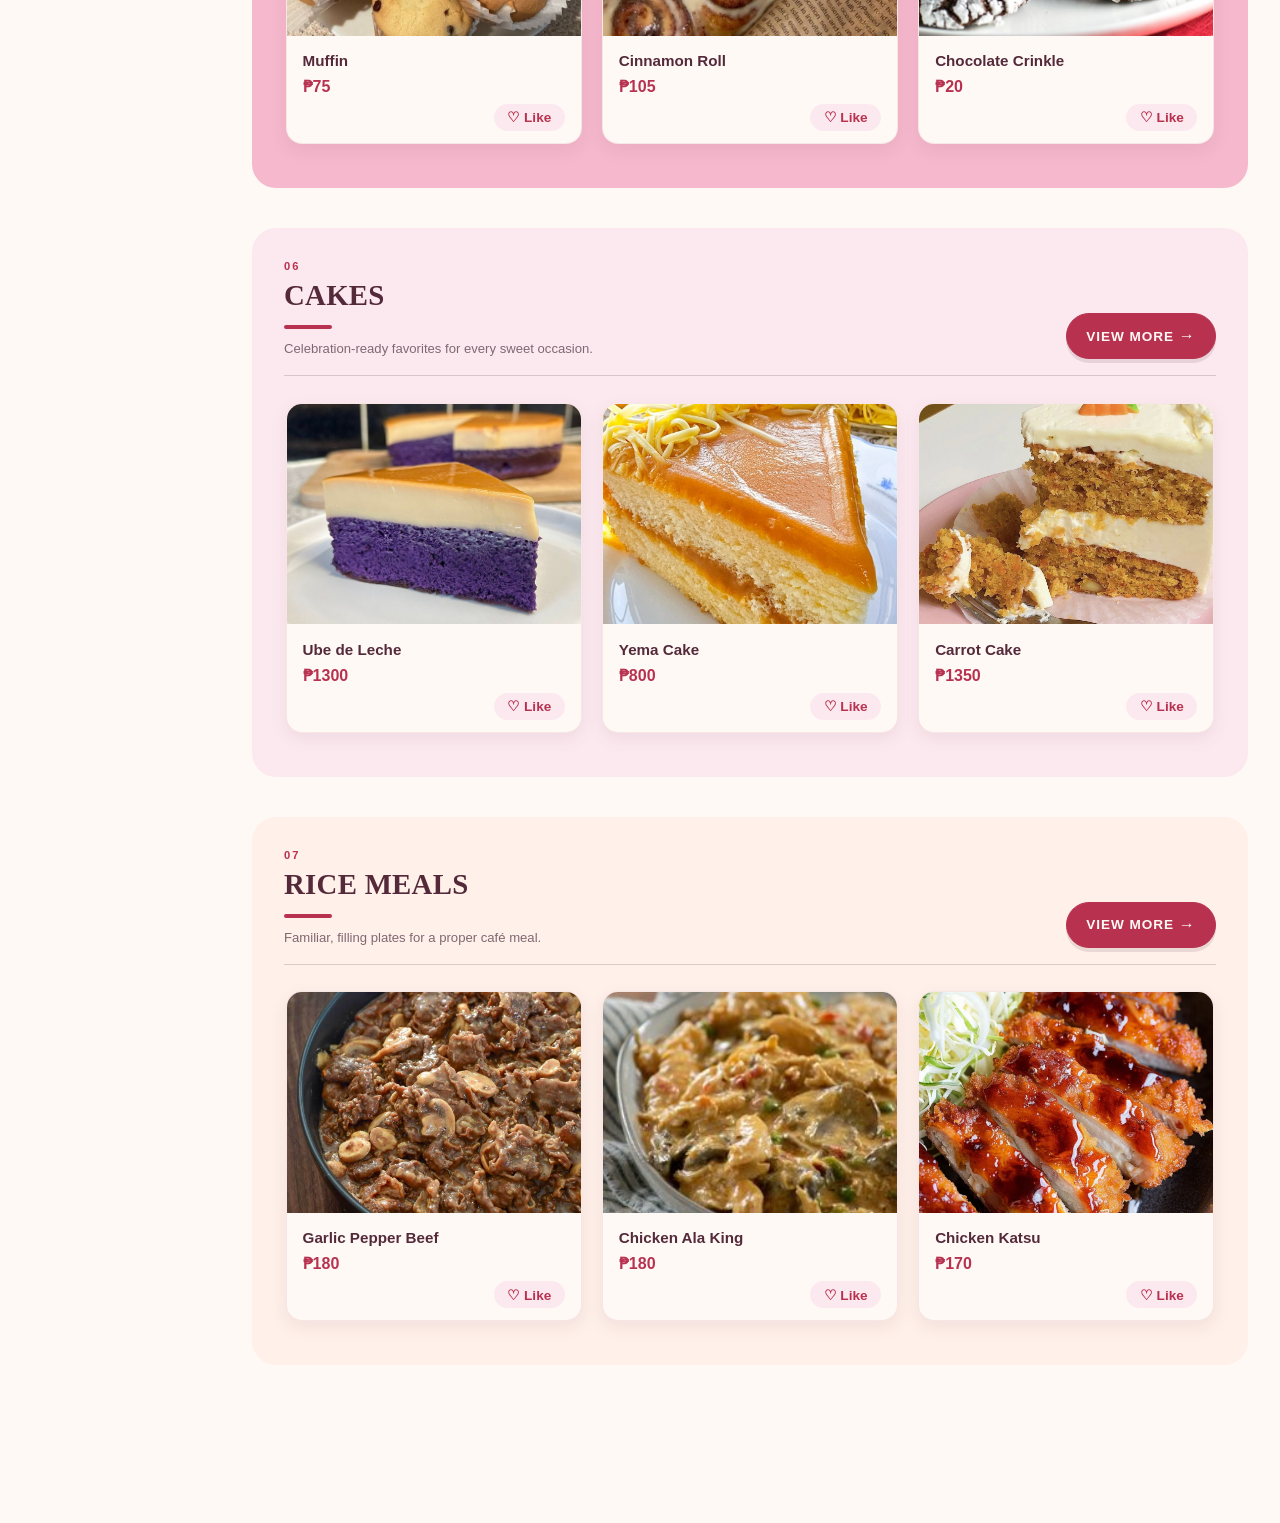
<file: Raine-s-Website-WEB-DEV-/html/Products.html>
﻿
<!DOCTYPE html>
<html lang="en">

<head>
    <meta charset="UTF-8">
    <meta name="viewport" content="width=device-width, initial-scale=1.0">
    <title>Raine's Cakes and Pastries | Products</title>

    <link rel="stylesheet" href="../css/products.css">
    <link rel="stylesheet" href="../css/nav.css">
</head>

<body>

    <header>
        <div class="top-container" id="logo">
            <img src="../assets/logo.jpg" alt="Raine's Cakes and Pastries logo">

            <button class="mobile-menu-toggle" type="button"
                aria-controls="site-sidebar" aria-expanded="false" aria-label="Open menu">
                <span></span><span></span><span></span>
            </button>

            <nav id="nav-bar" aria-label="Main navigation">
                <a href="index.html">Home</a>
                <a href="about.html">About Us</a>
                <a href="Products.html" aria-current="page">Products</a>
                <a href="gallery.html">Gallery</a>
                <a href="Contact.html">Contact Us</a>
            </nav>
        </div>

        <aside class="sidebar" id="site-sidebar" aria-label="User access panel" aria-hidden="false">
            <button class="sidebar-collapse-toggle" type="button"
                aria-controls="site-sidebar" aria-expanded="true" aria-label="Collapse sidebar">
                <span aria-hidden="true">‹</span>
            </button>

            <nav class="sidebar-site-nav" aria-label="Site navigation">
                <a href="index.html">Home</a>
                <a href="about.html">About Us</a>
                <a href="Products.html" aria-current="page">Products</a>
                <a href="gallery.html">Gallery</a>
                <a href="Contact.html">Contact Us</a>
            </nav>

            <div class="sidebar-brand">
                <img src="../assets/logo.jpg" alt="Raine's Cakes and Pastries logo">
                <div>
                    <strong>Raine's</strong>
                    <small>Welcome back!</small>
                </div>
            </div>

            <section class="sidebar-section" aria-labelledby="profile-section">
                <h2 class="sidebar-section-title" id="profile-section">PROFILE</h2>
                <button type="button" data-tooltip="My Profile" aria-label="My Profile">
                    <img class="sidebar-icon" src="../assets/sidebar/profile.svg" alt="" aria-hidden="true">
                    <span class="sidebar-label">My Profile</span>
                </button>
                <button type="button" data-tooltip="Favorites" aria-label="Favorites">
                    <img class="sidebar-icon" src="../assets/sidebar/favorites.svg" alt="" aria-hidden="true">
                    <span class="sidebar-label">Favorites</span>
                </button>
            </section>

            <section class="sidebar-section" aria-labelledby="raine-section">
                <h2 class="sidebar-section-title" id="raine-section">RAINE'S</h2>
                <button type="button" data-tooltip="My Orders" aria-label="My Orders">
                    <img class="sidebar-icon" src="../assets/sidebar/orders.svg" alt="" aria-hidden="true">
                    <span class="sidebar-label">My Orders</span>
                </button>
                <button type="button" data-tooltip="Our Branches" aria-label="Our Branches">
                    <img class="sidebar-icon" src="../assets/sidebar/location.svg" alt="" aria-hidden="true">
                    <span class="sidebar-label">Our Branches</span>
                </button>
            </section>

            <section class="sidebar-section" aria-labelledby="support-section">
                <h2 class="sidebar-section-title" id="support-section">SUPPORT</h2>
                <button type="button" data-tooltip="Settings" aria-label="Settings">
                    <img class="sidebar-icon" src="../assets/sidebar/settings.svg" alt="" aria-hidden="true">
                    <span class="sidebar-label">Settings</span>
                </button>
                <button type="button" data-tooltip="Help &amp; Support" aria-label="Help &amp; Support">
                    <img class="sidebar-icon" src="../assets/sidebar/help.svg" alt="" aria-hidden="true">
                    <span class="sidebar-label">Help &amp; Support</span>
                </button>
            </section>

            <section class="sidebar-section" aria-labelledby="account-section">
                <h2 class="sidebar-section-title" id="account-section">ACCOUNT</h2>
                <button type="button" data-tooltip="Log Out" aria-label="Log Out">
                    <img class="sidebar-icon" src="../assets/sidebar/logout.svg" alt="" aria-hidden="true">
                    <span class="sidebar-label">Log Out</span>
                </button>
            </section>

            <div class="sidebar-editorial" aria-hidden="true">BAKED WITH LOVE</div>

            <div class="sidebar-branding" aria-hidden="true">
                <span></span>
                <p>MADE FOR SWEET<br>MOMENTS.</p>
            </div>
        </aside>

        <button class="sidebar-backdrop" type="button" aria-label="Close menu" hidden></button>
    </header>

    <main class="products-main">

        <div class="menu-header" id="content">
            <h1>Products</h1>
            <p>Discover our wide range of delicious cakes, pastries, and many more. Crafted with love and care to satisfy your sweet cravings!</p>
        </div>

        <nav class="category-nav" aria-label="Product categories">
            <a href="#coffee">Coffee</a>
            <a href="#non-coffee">Non-Coffee</a>
            <a href="#pasta">Pasta</a>
            <a href="#sandwiches">Sandwiches</a>
            <a href="#pastries">Pastries</a>
            <a href="#cakes">Cakes</a>
            <a href="#rice-meals">Rice Meals</a>
        </nav>

        <div class="menu-content">

            <!-- COFFEE SECTION -->
            <div class="product-category" id="coffee">
                <div class="category-header">
                    <div>
                        <h3>COFFEE</h3>
                        <p class="category-description">Handcrafted coffee favorites for every kind of craving.</p>
                    </div>
                    <button class="more-products" type="button">view more <span aria-hidden="true">→</span></button>
                </div>

                <div class="product-wheel">
                    <div class="product-card">
                        <img src="../assets/productsss/sea%20salt%20latte.jpg" alt="Sea Salt Latte">
                        <h4>Sea Salt Latte</h4>
                        <p>₱190</p>
                    </div>

                    <div class="product-card">
                        <img src="../assets/productsss/salted%20caramel.jpg" alt="Salted Caramel">
                        <h4>Salted Caramel</h4>
                        <p>₱170</p>
                    </div>

                    <div class="product-card">
                        <img src="../assets/productsss/biscoff%20latte.jpg" alt="Biscoff Latte">
                        <h4>Biscoff Latte</h4>
                        <p>₱190</p>
                    </div>

                    <div class="product-card">
                        <h4>Caramel Latte</h4>
                        <p>₱170</p>
                    </div>

                    <div class="product-card">
                        <h4>Butterscotch</h4>
                        <p>₱170</p>
                    </div>

                    <div class="product-card">
                        <h4>Spanish Latte</h4>
                        <p>₱170</p>
                    </div>
                </div>
            </div>

            <!-- NON-COFFEE SECTION -->
            <div class="product-category" id="non-coffee">
                <div class="category-header">
                    <div>
                        <h3>NON-COFFEE</h3>
                        <p class="category-description">Sweet, creamy sips made for slow afternoons.</p>
                    </div>
                    <button class="more-products" type="button">view more <span aria-hidden="true">→</span></button>
                </div>

                <div class="product-wheel">
                    <div class="product-card">
                        <img src="../assets/productsss/pink%20drink.jpg" alt="Pink Drink">
                        <h4>Pink Drink</h4>
                        <p>₱130</p>
                    </div>

                    <div class="product-card">
                        <img src="../assets/productsss/biscoff%20milk.jpg" alt="Biscoff Milk">
                        <h4>Biscoff Milk</h4>
                        <p>₱170</p>
                    </div>

                    <div class="product-card">
                        <img src="../assets/productsss/strawberry%20milk.jpg" alt="Strawberry Milk">
                        <h4>Strawberry Milk</h4>
                        <p>₱140</p>
                    </div>

                    <div class="product-card">
                        <h4>Nutella Milk</h4>
                        <p>₱170</p>
                    </div>

                    <div class="product-card">
                        <h4>Hot Chocolate</h4>
                        <p>₱130</p>
                    </div>

                    <div class="product-card">
                        <h4>Classic MilkTea</h4>
                        <p>₱100</p>
                    </div>
                </div>
            </div>

            <!-- PASTA SECTION -->
            <div class="product-category" id="pasta">
                <div class="category-header">
                    <div>
                        <h3>PASTA</h3>
                        <p class="category-description">Comforting plates prepared for a satisfying meal.</p>
                    </div>
                    <button class="more-products" type="button">view more <span aria-hidden="true">→</span></button>
                </div>

                <div class="product-wheel">
                    <div class="product-card">
                        <img src="../assets/productsss/creamy%20bacon%20carbonara.jpg" alt="Creamy Bacon Carbonara">
                        <h4>Creamy Bacon Carbonara</h4>
                        <p>₱200</p>
                    </div>

                    <div class="product-card">
                        <img src="../assets/productsss/chicken%20pesto.jpg" alt="Chicken Pesto">
                        <h4>Chicken Pesto</h4>
                        <p>₱200</p>
                    </div>

                    <div class="product-card">
                        <img src="../assets/productsss/bolognese.jpg" alt="Bolognese">
                        <h4>Bolognese</h4>
                        <p>₱200</p>
                    </div>

                    <div class="product-card">
                        <h4>Chicken Alfredo</h4>
                        <p>₱200</p>
                    </div>

                    <div class="product-card">
                        <h4>Aglio Olio</h4>
                        <p>₱200</p>
                    </div>

                    <div class="product-card">
                        <h4>Pinoy Style</h4>
                        <p>₱200</p>
                    </div>
                </div>
            </div>

            <!-- SANDWICHES AND BURGERS -->
            <div class="product-category" id="sandwiches">
                <div class="category-header">
                    <div>
                        <h3>SANDWICHES/BURGERS</h3>
                        <p class="category-description">Hearty café classics made for an easy bite.</p>
                    </div>
                    <button class="more-products" type="button">view more <span aria-hidden="true">→</span></button>
                </div>

                <div class="product-wheel">
                    <div class="product-card">
                        <img src="../assets/productsss/caramelized%20onion%20burger.jpg" alt="Caramelized Onion Burger">
                        <h4>Caramelized Onion Burger</h4>
                        <p>₱200</p>
                    </div>

                    <div class="product-card">
                        <img src="../assets/productsss/clubhouse.jpg" alt="Clubhouse">
                        <h4>Clubhouse</h4>
                        <p>₱250</p>
                    </div>

                    <div class="product-card">
                        <img src="../assets/productsss/ham%20and%20egg.jpg" alt="Ham and Egg">
                        <h4>Ham and Egg</h4>
                        <p>₱200</p>
                    </div>

                    <div class="product-card">
                        <h4>Grilled Cheese</h4>
                        <p>₱180</p>
                    </div>

                    <div class="product-card">
                        <h4>Barbeque Burger</h4>
                        <p>₱200</p>
                    </div>

                    <div class="product-card">
                        <h4>Cheese Burger</h4>
                        <p>₱180</p>
                    </div>
                </div>
            </div>

            <!-- PASTRIES SECTION -->
            <div class="product-category" id="pastries">
                <div class="category-header">
                    <div>
                        <h3>PASTRIES</h3>
                        <p class="category-description">Freshly baked treats to pair with your favorite drink.</p>
                    </div>
                    <button class="more-products" type="button">view more <span aria-hidden="true">→</span></button>
                </div>

                <div class="product-wheel">
                    <div class="product-card">
                        <img src="../assets/productsss/muffin.jpg" alt="Muffin">
                        <h4>Muffin</h4>
                        <p>₱75</p>
                    </div>

                    <div class="product-card">
                        <img src="../assets/productsss/cinammon%20roll.jpg" alt="Cinnamon Roll">
                        <h4>Cinnamon Roll</h4>
                        <p>₱105</p>
                    </div>

                    <div class="product-card">
                        <img src="../assets/productsss/chocolate%20crinkle.jpg" alt="Chocolate Crinkle">
                        <h4>Chocolate Crinkle</h4>
                        <p>₱20</p>
                    </div>

                    <div class="product-card">
                        <h4>Chocolate Brownie</h4>
                        <p>₱75</p>
                    </div>

                    <div class="product-card">
                        <h4>Classic Ensaymada</h4>
                        <p>₱50</p>
                    </div>

                    <div class="product-card">
                        <h4>Cheese Roll</h4>
                        <p>₱50</p>
                    </div>
                </div>
            </div>

            <!-- CAKES SECTION -->
            <div class="product-category" id="cakes">
                <div class="category-header">
                    <div>
                        <h3>CAKES</h3>
                        <p class="category-description">Celebration-ready favorites for every sweet occasion.</p>
                    </div>
                    <button class="more-products" type="button">view more <span aria-hidden="true">→</span></button>
                </div>

                <div class="product-wheel">
                    <div class="product-card">
                        <img src="../assets/productsss/ube%20de%20leche.jpg" alt="Ube de Leche">
                        <h4>Ube de Leche</h4>
                        <p>₱1300</p>
                    </div>

                    <div class="product-card">
                        <img src="../assets/productsss/yema%20cake.jpg" alt="Yema Cake">
                        <h4>Yema Cake</h4>
                        <p>₱800</p>
                    </div>

                    <div class="product-card">
                        <img src="../assets/productsss/carrot%20cake.jpg" alt="Carrot Cake">
                        <h4>Carrot Cake</h4>
                        <p>₱1350</p>
                    </div>

                    <div class="product-card">
                        <h4>Red Velvet Cake</h4>
                        <p>₱1200</p>
                    </div>

                    <div class="product-card">
                        <h4>Strawberry Cheesecake</h4>
                        <p>₱1400</p>
                    </div>

                    <div class="product-card">
                        <h4>Chocolate Cake</h4>
                        <p>₱1350</p>
                    </div>
                </div>
            </div>

            <!-- RICE MEALS SECTION -->
            <div class="product-category" id="rice-meals">
                <div class="category-header">
                    <div>
                        <h3>RICE MEALS</h3>
                        <p class="category-description">Familiar, filling plates for a proper café meal.</p>
                    </div>
                    <button class="more-products" type="button">view more <span aria-hidden="true">→</span></button>
                </div>

                <div class="product-wheel">
                    <div class="product-card">
                        <img src="../assets/productsss/garlic%20pepper%20beef.jpg" alt="Garlic Pepper Beef">
                        <h4>Garlic Pepper Beef</h4>
                        <p>₱180</p>
                    </div>

                    <div class="product-card">
                        <img src="../assets/productsss/chicken%20ala%20king.jpg" alt="Chicken Ala King">
                        <h4>Chicken Ala King</h4>
                        <p>₱180</p>
                    </div>

                    <div class="product-card">
                        <img src="../assets/productsss/chicken%20katsu.jpg" alt="Chicken Katsu">
                        <h4>Chicken Katsu</h4>
                        <p>₱170</p>
                    </div>

                    <div class="product-card">
                        <h4>Burger Steak</h4>
                        <p>₱150</p>
                    </div>

                    <div class="product-card">
                        <h4>Pork Adobo</h4>
                        <p>₱180</p>
                    </div>

                    <div class="product-card">
                        <h4>Chicken Teriyaki</h4>
                        <p>₱150</p>
                    </div>
                </div>
            </div>

            <div class="order-now-anchor">
                <button class="order-now-cta" type="button">order now!</button>
            </div>

        </div>
    </main>

    <script>
        const orderNowAnchor = document.querySelector('.order-now-anchor');
        const orderNowButton = document.querySelector('.order-now-cta');

        if (orderNowAnchor && orderNowButton) {
            const orderNowObserver = new IntersectionObserver(([entry]) => {
                orderNowButton.classList.toggle('is-floating', !entry.isIntersecting);
            });

            orderNowObserver.observe(orderNowAnchor);
        }
    </script>

    <script src="../js/nav.js" defer></script>

</body>
</html>
</file>
<file: Raine-s-Website-WEB-DEV-/css/home.css>
/* Home page palette */

:root {
    --home-strawberry: #B83250;
    --home-rose: #E77B91;
    --home-pink: #F5B8CC;
    --home-blush: #FCE9EF;
    --home-peach: #FFF0E9;
    --home-butter: #F4D68A;
    --home-berry: #542A3A;
    --home-white: #FFF9F6;
    --home-muted: #806773;
}

/* General page setup */

html,
body {
    margin: 0;
    padding: 0;
    overflow-x: hidden;
}

body {
    padding-top: var(--nav-height);
    background-color: var(--home-peach);
    color: var(--home-berry);
    font-family: 'Poppins', sans-serif;
}

/* Main homepage layout */

.home-main {
    width: calc(100% - var(--sidebar-width));
    margin-left: var(--sidebar-width);
    box-sizing: border-box;
    padding: 42px 48px 65px;
    background:
        radial-gradient(
            circle at 10% 5%,
            rgba(255, 255, 255, 0.55),
            transparent 35%
        ),
        var(--home-peach);
}

/* Hero pink container */

.home-content-panel {
    width: min(100%, 1320px);
    box-sizing: border-box;
    margin: 0 auto;
    padding: 22px;
    background-color: var(--home-pink);
    border: 1px solid rgba(184, 50, 80, 0.15);
    border-radius: 30px;
    box-shadow: 0 12px 30px rgba(84, 42, 58, 0.10);
}

/* Hero section */

.home-hero {
    display: grid;
    grid-template-columns: 1fr 1fr;
    align-items: stretch;
    gap: 22px;
    min-height: 490px;
}

/* Hero text */

.hero-copy {
    display: flex;
    flex-direction: column;
    justify-content: center;
    align-items: flex-start;
    padding: 48px;
    background-color: var(--home-white);
    border-radius: 24px 10px 24px 10px;
}

.hero-kicker,
.section-kicker,
.feature-number {
    color: var(--home-strawberry);
    font-size: 12px;
    font-weight: 700;
    letter-spacing: 2px;
}

.hero-copy h1 {
    margin: 18px 0;
    color: var(--home-berry);
    font-family: 'Playfair Display', serif;
    font-size: clamp(36px, 4vw, 58px);
    font-weight: 700;
    line-height: 1.12;
}

.hero-copy .hero-description {
    max-width: 470px;
    margin: 0 0 25px;
    color: var(--home-muted);
    font-size: 15px;
    line-height: 1.9;
}

/* Hero button */

.home-order-button {
    display: inline-block;
    padding: 14px 23px;
    background-color: var(--home-strawberry);
    border: 1px solid var(--home-strawberry);
    border-radius: 8px;
    color: var(--home-white);
    font-size: 12px;
    font-weight: 700;
    letter-spacing: 1px;
    text-decoration: none;
    transition: 0.25s ease;
}

.home-order-button:hover {
    background-color: var(--home-berry);
    border-color: var(--home-berry);
    transform: translateY(-3px);
}

/* Hero note */

.hero-copy .hero-note {
    margin: 28px 0 0;
    color: var(--home-muted);
    font-size: 10px;
    font-weight: 600;
    letter-spacing: 1.5px;
}

.hero-note span {
    color: var(--home-strawberry);
}

/* Hero image */

.hero-image-frame {
    position: relative;
    min-height: 440px;
    overflow: hidden;
    border-radius: 10px 24px 10px 24px;
    box-shadow: 0 8px 20px rgba(84, 42, 58, 0.12);
}

.hero-image-frame img {
    display: block;
    width: 100%;
    height: 100%;
    min-height: 440px;
    object-fit: cover;
}

.hero-image-frame span {
    position: absolute;
    right: 20px;
    bottom: 20px;
    padding: 12px 18px;
    background-color: var(--home-white);
    border-radius: 8px;
    color: var(--home-strawberry);
    font-size: 11px;
    font-weight: 700;
    letter-spacing: 1px;
}

/* Sweet welcome container */

.home-introduction-panel {
    width: 100%;
    max-width: 1320px;
    box-sizing: border-box;
    margin: 65px auto;
    padding: 38px 30px;
    background-color: var(--home-blush);
    border: 1px solid rgba(184, 50, 80, 0.12);
    border-radius: 26px;
    box-shadow: 0 8px 22px rgba(84, 42, 58, 0.07);
}

/* Sweet welcome content */

.home-introduction {
    max-width: 850px;
    margin: 0 auto;
    text-align: center;
}

.home-introduction h2 {
    margin: 12px 0 15px;
    color: var(--home-berry);
    font-family: 'Playfair Display', serif;
    font-size: clamp(28px, 3vw, 40px);
    line-height: 1.2;
}

.home-introduction .introduction-description {
    margin: 0;
    color: var(--home-muted);
    font-size: 14px;
    line-height: 1.9;
}

/* Feature section */

.home-features {
    display: grid;
    grid-template-columns: repeat(3, 1fr);
    gap: 22px;
    width: 100%;
    max-width: 1320px;
    margin: 0 auto;
}

/* Feature cards */

.feature-block {
    position: relative;
    padding: 30px 28px;
    overflow: hidden;
    background-color: var(--home-white);
    border: 1px solid rgba(184, 50, 80, 0.12);
    border-radius: 18px;
    box-shadow: 0 7px 18px rgba(84, 42, 58, 0.06);
    transition: transform 0.25s ease, box-shadow 0.25s ease;
}

.feature-block:nth-child(2) {
    background-color: var(--home-butter);
}

.feature-block:nth-child(3) {
    background-color: var(--home-pink);
}

.feature-block::before {
    content: "";
    position: absolute;
    top: 0;
    left: 0;
    width: 100%;
    height: 5px;
    background-color: var(--home-strawberry);
}

.feature-block:nth-child(2)::before {
    background-color: var(--home-berry);
}

.feature-block:hover {
    transform: translateY(-5px);
    box-shadow: 0 12px 24px rgba(84, 42, 58, 0.12);
}

.feature-number {
    display: block;
    margin-bottom: 25px;
    font-family: 'Playfair Display', serif;
    font-size: 30px;
}

.feature-block h2 {
    margin: 12px 0;
    color: var(--home-berry);
    font-family: 'Playfair Display', serif;
    font-size: 24px;
}

.feature-block p {
    margin: 0 0 22px;
    color: var(--home-muted);
    font-size: 13px;
    line-height: 1.8;
}

.feature-link {
    display: inline-block;
    color: var(--home-strawberry);
    font-size: 11px;
    font-weight: 700;
    letter-spacing: 1px;
    text-decoration: none;
    transition: color 0.2s ease;
}

.feature-link:hover {
    color: var(--home-berry);
}

/* Homepage footer */

.home-footer {
    width: calc(100% - var(--sidebar-width));
    box-sizing: border-box;
    margin-left: var(--sidebar-width);
    padding: 45px 48px 20px;
    background-color: var(--home-berry);
    color: var(--home-white);
}

.footer-content {
    display: grid;
    grid-template-columns: 1fr 1.5fr;
    gap: 35px;
    max-width: 1320px;
    margin: 0 auto;
}

.footer-brand h2 {
    margin: 0 0 10px;
    color: var(--home-white);
    font-family: 'Playfair Display', serif;
    font-size: 25px;
}

.footer-brand p {
    margin: 0;
    color: rgba(255, 249, 246, 0.75);
    font-size: 13px;
}

.footer-details {
    display: grid;
    grid-template-columns: 1fr 1fr;
    gap: 25px;
}

.footer-details p {
    margin: 0;
    color: rgba(255, 249, 246, 0.85);
    font-size: 12px;
    line-height: 2;
}

.footer-details strong {
    color: var(--home-white);
    font-size: 13px;
}

.footer-details a {
    color: var(--home-butter);
    text-decoration: underline;
    text-underline-offset: 3px;
}

.footer-bottom {
    grid-column: 1 / -1;
    margin-top: 25px;
    padding-top: 18px;
    border-top: 1px solid rgba(255, 249, 246, 0.2);
}

.footer-bottom p {
    margin: 0;
    color: rgba(255, 249, 246, 0.7);
    font-size: 11px;
}

/* Tablet layout */

@media (max-width: 1000px) {
    .home-main {
        padding: 32px 28px 50px;
    }

    .home-content-panel {
        padding: 16px;
    }

    .hero-copy {
        padding: 32px;
    }

    .home-features {
        gap: 15px;
    }

    .feature-block {
        padding: 25px 20px;
    }

    .home-footer {
        padding: 40px 28px 20px;
    }
}

/* Smaller screens */

@media (max-width: 750px) {
    .home-main {
        padding: 25px 20px 45px;
    }

    .home-hero {
        grid-template-columns: 1fr;
        min-height: auto;
    }

    .hero-copy {
        padding: 35px 28px;
    }

    .hero-image-frame {
        min-height: 300px;
    }

    .hero-image-frame img {
        min-height: 300px;
    }

    .home-introduction-panel {
        margin: 45px auto;
        padding: 32px 24px;
    }

    .home-features {
        grid-template-columns: 1fr;
    }

    .feature-block {
        padding: 28px;
    }

    .footer-content {
        grid-template-columns: 1fr;
    }
}

/* Mobile layout */

@media (max-width: 650px) {
    .home-main {
        padding: 20px 14px 35px;
    }

    .home-content-panel {
        padding: 12px;
        border-radius: 22px;
    }

    .hero-copy {
        padding: 30px 22px;
    }

    .hero-copy h1 {
        font-size: 36px;
    }

    .hero-copy .hero-description {
        font-size: 13px;
    }

    .hero-image-frame {
        min-height: 240px;
    }

    .hero-image-frame img {
        min-height: 240px;
    }

    .home-introduction-panel {
        margin: 35px auto;
        padding: 28px 20px;
        border-radius: 20px;
    }

    .home-introduction h2 {
        font-size: 29px;
    }

    .home-introduction .introduction-description {
        font-size: 13px;
    }

    .feature-block {
        padding: 25px 22px;
    }

    .home-footer {
        padding: 35px 20px 18px;
    }

    .footer-details {
        grid-template-columns: 1fr;
        gap: 20px;
    }
}

/* Reduced motion accessibility */

@media (prefers-reduced-motion: reduce) {
    *,
    *::before,
    *::after {
        scroll-behavior: auto !important;
        transition-duration: 0.01ms !important;
        animation-duration: 0.01ms !important;
    }
}
</file>
<file: Raine-s-Website-WEB-DEV-/css/nav.css>
﻿
/* Shared Raine's navigation */

:root {
    --nav-white: #FFF9F6;
    --nav-pink: #F5B8CC;
    --nav-cream: #FFF0E9;
    --nav-dark-gray: #542A3A;
    --nav-rose: #B83250;
    --nav-blush: #FCE9EF;
    --nav-mocha: #806773;
    --nav-yellow: #F4D68A;
    --nav-coral: #E77B91;

    --nav-top-bg: #FCE9EF;
    --nav-sidebar-bg: #F5B8CC;

    --sidebar-width: 220px;
    --nav-height: 76px;
}

html,
body {
    margin: 0;
    padding: 0;
    overflow-x: hidden;
}

@supports (overflow-x: clip) {
    html,
    body {
        overflow-x: clip;
    }
}

html {
    scroll-behavior: smooth;
}

body {
    padding-top: var(--nav-height);
    font-family: Arial, sans-serif;
}

.top-container {
    position: fixed;
    top: 0;
    right: 0;
    left: var(--sidebar-width);
    z-index: 30;
    display: flex;
    align-items: center;
    justify-content: space-between;
    height: var(--nav-height);
    box-sizing: border-box;
    margin-left: 0;
    padding: 10px 32px;
    background: var(--nav-top-bg);
    border-bottom: 1px solid rgba(184, 50, 80, 0.18);
    box-shadow: 0 5px 22px rgba(84, 42, 58, 0.06);
    color: var(--nav-dark-gray);
    font-family: Georgia, "Times New Roman", serif;
    transition: left 220ms ease;
}

.top-container > img {
    width: 56px;
    height: 56px;
    flex: 0 0 56px;
    border-radius: 50%;
    object-fit: cover;
}

.top-container > img#logo {
    width: 56px;
    height: 56px;
}

#nav-bar {
    display: flex;
    align-items: center;
    justify-content: flex-end;
    gap: clamp(16px, 2vw, 24px);
    min-width: 0;
}

#nav-bar a {
    position: relative;
    padding: 11px 2px;
    color: var(--nav-dark-gray);
    font-family: Arial, sans-serif;
    font-size: 14px;
    font-weight: 600;
    letter-spacing: 0.01em;
    text-decoration: none;
    white-space: nowrap;
    transition: color 180ms ease;
}

#nav-bar a::after {
    position: absolute;
    right: 0;
    bottom: 2px;
    left: 0;
    height: 2px;
    border-radius: 2px;
    background: var(--nav-rose);
    content: "";
    transform: scaleX(0);
    transition: transform 180ms ease;
}

#nav-bar a:hover,
#nav-bar a:focus-visible,
#nav-bar a[aria-current="page"] {
    color: var(--nav-rose);
}

#nav-bar a:hover::after,
#nav-bar a:focus-visible::after,
#nav-bar a[aria-current="page"]::after {
    transform: scaleX(1);
}

.mobile-menu-toggle {
    display: none;
}

/* Sidebar */

.sidebar {
    position: fixed;
    z-index: 20;
    top: 0;
    left: 0;
    display: flex;
    width: var(--sidebar-width);
    height: 100vh;
    box-sizing: border-box;
    flex-direction: column;
    padding: 16px 14px;
    overflow-y: auto;
    scrollbar-color: rgba(184, 50, 80, 0.45) transparent;
    scrollbar-width: thin;
    background: var(--nav-sidebar-bg);
    border-right: 1px solid rgba(184, 50, 80, 0.16);
    box-shadow: 5px 0 24px rgba(84, 42, 58, 0.08);
    transition: width 220ms ease, transform 220ms ease, padding 220ms ease;
}

.sidebar-collapse-toggle {
    display: flex;
    width: 100%;
    height: 36px;
    align-items: center;
    justify-content: flex-end;
    margin-bottom: 10px;
    border: 0;
    border-radius: 8px;
    padding: 0 10px;
    background: transparent;
    color: var(--nav-dark-gray);
    cursor: pointer;
    font-size: 24px;
    line-height: 1;
    transition: background-color 180ms ease, color 180ms ease;
}

.sidebar-collapse-toggle:hover,
.sidebar-collapse-toggle:focus-visible {
    outline: none;
    background: var(--nav-cream);
    color: var(--nav-rose);
}

.sidebar-brand {
    display: flex;
    align-items: center;
    gap: 10px;
    min-height: 68px;
    box-sizing: border-box;
    margin-bottom: 18px;
    padding: 8px 10px;
    border: 1px solid rgba(184, 50, 80, 0.14);
    border-radius: 14px;
    background-color: var(--nav-cream);
    box-shadow: 0 4px 12px rgba(84, 42, 58, 0.05);
}

.sidebar::-webkit-scrollbar {
    width: 6px;
}

.sidebar::-webkit-scrollbar-track {
    background: transparent;
}

.sidebar::-webkit-scrollbar-thumb {
    border-radius: 999px;
    background: rgba(184, 50, 80, 0.4);
}

.sidebar-brand img {
    width: 42px;
    height: 42px;
    flex: 0 0 42px;
    border-radius: 50%;
    object-fit: cover;
}

.sidebar-brand strong,
.sidebar-brand small {
    display: block;
    color: var(--nav-dark-gray);
}

.sidebar-brand strong {
    font-family: Georgia, "Times New Roman", serif;
    font-size: 14px;
}

.sidebar-brand small {
    margin-top: 3px;
    color: var(--nav-mocha);
    font-family: Arial, sans-serif;
    font-size: 11px;
}

.sidebar-section {
    margin-bottom: 16px;
}

.sidebar-section + .sidebar-section {
    padding-top: 12px;
    border-top: 1px solid rgba(184, 50, 80, 0.22);
}

.sidebar-editorial {
    margin-top: auto;
    padding: 14px 0 10px;
    color: var(--nav-rose);
    font-family: Georgia, "Times New Roman", serif;
    font-size: 10px;
    font-weight: 700;
    letter-spacing: 0.18em;
    text-align: center;
}

.sidebar-branding {
    margin-top: 0;
    padding: 14px 10px;
    border: 1px solid rgba(84, 42, 58, 0.08);
    border-radius: 14px;
    background: var(--nav-coral);
    color: var(--nav-white);
    text-align: center;
}

.sidebar-branding::before {
    display: block;
    margin-bottom: 9px;
    color: var(--nav-cream);
    content: "·  ·  ·";
    font-family: Georgia, "Times New Roman", serif;
    font-size: 15px;
    letter-spacing: 0.2em;
    line-height: 1;
}

.sidebar-branding span {
    display: block;
    width: 22px;
    height: 3px;
    margin: 0 auto 10px;
    border-radius: 2px;
    background-color: var(--nav-yellow);
}

.sidebar-branding p {
    margin: 0;
    font-family: Georgia, "Times New Roman", serif;
    font-size: 11px;
    font-weight: 700;
    letter-spacing: 0.14em;
    line-height: 1.6;
}

.sidebar-section-title {
    margin: 0 10px 7px;
    color: var(--nav-dark-gray);
    font-family: Arial, sans-serif;
    font-size: 11px;
    font-weight: 700;
    letter-spacing: 0.14em;
}

.sidebar a,
.sidebar button {
    display: flex;
    width: 100%;
    box-sizing: border-box;
    align-items: center;
    gap: 12px;
    margin: 3px 0;
    padding: 10px 11px;
    border: 0;
    border-radius: 10px;
    background: transparent;
    color: var(--nav-dark-gray);
    cursor: pointer;
    font-family: Arial, sans-serif;
    font-size: 13px;
    text-align: left;
    text-decoration: none;
    transition: background-color 180ms ease, color 180ms ease;
}

.sidebar button {
    appearance: none;
}

.sidebar .sidebar-collapse-toggle {
    width: auto;
    height: 36px;
    margin: 0 0 10px;
    padding: 0 10px;
    border-radius: 8px;
    background: transparent;
    font-size: 24px;
    line-height: 1;
}

.sidebar-icon {
    display: block;
    width: 20px;
    height: 20px;
    flex: 0 0 20px;
    object-fit: contain;
}

.sidebar a:hover,
.sidebar a:focus-visible,
.sidebar button:hover,
.sidebar button:focus-visible {
    outline: none;
    background-color: var(--nav-cream);
    color: var(--nav-rose);
}

.sidebar a[aria-current="page"] {
    background-color: var(--nav-rose);
    color: var(--nav-white);
    box-shadow: 0 4px 10px rgba(184, 50, 80, 0.18);
}

.sidebar-site-nav {
    display: none;
}

.sidebar-backdrop {
    display: none;
}

.sidebar a[data-tooltip]::after,
.sidebar button[data-tooltip]::after {
    position: absolute;
    z-index: 60;
    left: calc(100% + 10px);
    top: 50%;
    border-radius: 6px;
    padding: 7px 10px;
    background: var(--nav-dark-gray);
    color: var(--nav-white);
    content: attr(data-tooltip);
    font-size: 12px;
    font-weight: 400;
    opacity: 0;
    pointer-events: none;
    transform: translate(-4px, -50%);
    transition: opacity 160ms ease, transform 160ms ease;
    white-space: nowrap;
}

.sidebar a[data-tooltip],
.sidebar button[data-tooltip] {
    position: relative;
}

/* Collapsed sidebar */

body.sidebar-collapsed {
    --sidebar-width: 76px;
}

body.sidebar-collapsed .sidebar {
    padding-right: 10px;
    padding-left: 10px;
}

body.sidebar-collapsed .sidebar-collapse-toggle {
    justify-content: center;
    padding: 0;
}

body.sidebar-collapsed .sidebar-collapse-toggle span {
    transform: rotate(180deg);
}

body.sidebar-collapsed .sidebar-brand {
    justify-content: center;
    padding: 8px 4px;
}

body.sidebar-collapsed .sidebar-brand > div,
body.sidebar-collapsed .sidebar-section-title,
body.sidebar-collapsed .sidebar-label,
body.sidebar-collapsed .sidebar-editorial,
body.sidebar-collapsed .sidebar-branding {
    display: none;
}

body.sidebar-collapsed .sidebar-section + .sidebar-section {
    padding-top: 8px;
}

body.sidebar-collapsed .sidebar a,
body.sidebar-collapsed .sidebar button {
    justify-content: center;
    gap: 0;
    padding-right: 4px;
    padding-left: 4px;
}

body.sidebar-collapsed .sidebar a:hover::after,
body.sidebar-collapsed .sidebar a:focus-visible::after,
body.sidebar-collapsed .sidebar button:hover::after,
body.sidebar-collapsed .sidebar button:focus-visible::after {
    opacity: 1;
    transform: translate(0, -50%);
}

/* Shared page spacing */

.menu-header,
.gallery,
.menu-content,
.form,
.main-container,
footer {
    margin-left: var(--sidebar-width);
}

.gallery {
    width: auto;
    max-width: none;
}

/* Keep the gallery offset even when gallery.css defines its own .gallery margin. */

body .gallery {
    margin-left: var(--sidebar-width);
    margin-right: 0;
}

.menu-content {
    margin-right: 32px;
}

.sidebar-collapse-toggle,
.sidebar a,
.sidebar button {
    transition: background-color 180ms ease, color 180ms ease, opacity 180ms ease;
}

.home-main,
.contact-main,
.products-main,
.main-container,
.gallery,
footer {
    transition: margin-left 220ms ease, width 220ms ease;
}

/* Mobile navigation */

@media (max-width: 900px) {
    :root {
        --sidebar-width: 0px;
        --nav-height: 68px;
    }

    .top-container {
        padding: 8px 16px;
    }

    body {
        padding-top: var(--nav-height);
    }

    .mobile-menu-toggle {
        display: flex;
        width: 42px;
        height: 42px;
        flex: 0 0 42px;
        flex-direction: column;
        align-items: center;
        justify-content: center;
        gap: 5px;
        order: 2;
        border: 1px solid rgba(184, 50, 80, 0.25);
        border-radius: 10px;
        background: var(--nav-cream);
        cursor: pointer;
    }

    .mobile-menu-toggle:hover,
    .mobile-menu-toggle:focus-visible {
        outline: 2px solid var(--nav-rose);
        outline-offset: 2px;
    }

    .mobile-menu-toggle span {
        display: block;
        width: 18px;
        height: 2px;
        border-radius: 2px;
        background: var(--nav-dark-gray);
    }

    .top-container > img,
    .top-container > img#logo {
        width: 44px;
        height: 44px;
        flex-basis: 44px;
        margin-right: auto;
    }

    #nav-bar,
    .sidebar-collapse-toggle {
        display: none;
    }

    .sidebar {
        z-index: 51;
        width: min(86vw, 320px);
        max-width: calc(100vw - 48px);
        height: 100vh;
        height: 100dvh;
        padding: 18px 16px;
        overflow-x: hidden;
        overscroll-behavior: contain;
        transform: translateX(-105%);
        visibility: hidden;
    }

    .sidebar .sidebar-collapse-toggle {
        display: none;
    }

    body.sidebar-open .sidebar {
        transform: translateX(0);
        visibility: visible;
    }

    .sidebar-backdrop:not([hidden]) {
        position: fixed;
        z-index: 50;
        inset: 0;
        display: block;
        border: 0;
        background: rgba(39, 31, 35, 0.48);
        cursor: pointer;
    }

    .sidebar-site-nav {
        display: flex;
        flex-direction: column;
        gap: 2px;
        margin: 0 0 16px;
        padding-bottom: 14px;
        border-bottom: 1px solid rgba(184, 50, 80, 0.2);
    }

    .sidebar-site-nav a {
        font-weight: 700;
    }

    body.sidebar-open {
        overflow: hidden;
    }

    body.sidebar-collapsed {
        --sidebar-width: 0px;
    }

    body.sidebar-collapsed .sidebar {
        padding-right: 16px;
        padding-left: 16px;
    }
}

/* Reduced motion accessibility */

@media (prefers-reduced-motion: reduce) {
    *,
    *::before,
    *::after {
        scroll-behavior: auto !important;
        transition-duration: 0.01ms !important;
    }
}
</file>
<file: Raine-s-Website-WEB-DEV-/css/about.css>
/* About page palette and rounded editorial layout */

:root {
    --about-strawberry: #B83250;
    --about-rose: #E77B91;
    --about-pink: #F5B8CC;
    --about-blush: #FCE9EF;
    --about-peach: #FFF0E9;
    --about-butter: #F4D68A;
    --about-berry: #542A3A;
    --about-white: #FFF9F6;
    --about-muted: #806773;
}

html,
body {
    margin: 0;
    padding: 0;
    overflow-x: hidden;
}

body {
    position: relative;
    background-color: var(--about-peach);
    color: var(--about-berry);
    font-family: "Poppins", Arial, sans-serif;
}


/* Editorial Side Decorations */

.about-editorial {
    position: absolute;
    z-index: 1;
    color: var(--about-rose);
    font-family: "Poppins", Arial, sans-serif;
    font-weight: 700;
    opacity: 0.65;
    pointer-events: none;
    text-align: center;
}

.about-editorial-left {
    top: 28%;
    left: calc(var(--sidebar-width) + 2px);
}

.about-editorial-right {
    top: 48%;
    right: 2px;
}

.editorial-phrase {
    display: block;
    padding: 0 10px;
    border-left: 1px solid var(--about-rose);
    border-right: 1px solid var(--about-rose);
    font-size: 10px;
    letter-spacing: 0.18em;
    line-height: 1.5;
    white-space: nowrap;
}

.editorial-phrase-top {
    transform-origin: left center;
    transform: rotate(-90deg);
}

.about-editorial-right .editorial-phrase-top {
    transform-origin: right center;
    transform: rotate(90deg);
}

.editorial-phrase-bottom {
    margin-top: 8rem;
    color: var(--about-muted);
    font-size: 9px;
    transform-origin: left center;
    transform: rotate(-90deg);
}

.about-editorial-right .editorial-phrase-bottom {
    transform-origin: right center;
    transform: rotate(90deg);
}

.editorial-mark {
    display: block;
    margin-top: 3.5rem;
    color: var(--about-strawberry);
    font-size: 18px;
}


/* Main Container */

.main-container {
    box-sizing: border-box;
    width: calc(100% - var(--sidebar-width));
    min-height: calc(100vh - 76px);
    margin-left: var(--sidebar-width);
    padding: 64px clamp(32px, 5vw, 72px) 72px;
    background:
        radial-gradient(circle at 10% 5%, rgba(255, 249, 246, 0.9), transparent 25rem),
        var(--about-peach);
}


/* Page Introduction */

.about-heading {
    width: min(100%, 1100px);
    box-sizing: border-box;
    margin: 0 auto;
    padding: 42px 30px;
    border: 1px solid rgba(184, 50, 80, 0.12);
    border-radius: 30px;
    background: var(--about-blush);
    text-align: center;
}

.about-kicker {
    display: block;
    margin-bottom: 12px;
    color: var(--about-strawberry);
    font-size: 12px;
    font-weight: 700;
    letter-spacing: 3px;
}

.about-heading h1 {
    margin: 0;
    color: var(--about-berry);
    font-family: "Playfair Display", Georgia, serif;
    font-size: clamp(2.5rem, 5vw, 4rem);
    font-weight: 700;
    line-height: 1.1;
}

.about-heading p {
    max-width: 520px;
    margin: 16px auto 0;
    color: var(--about-muted);
    font-size: 14px;
    line-height: 1.8;
}

.heading-decoration {
    display: block;
    width: 48px;
    height: 4px;
    margin: 24px auto 0;
    border-radius: 10px;
    background: var(--about-strawberry);
}


/* Main Story Outer Rectangle */

.story-section {
    width: min(100%, 1100px);
    box-sizing: border-box;
    margin: 42px auto 0;
    padding: clamp(18px, 3vw, 30px);
    border-radius: 30px;
    background: var(--about-strawberry);
    box-shadow: 0 14px 32px rgba(84, 42, 58, 0.12);
}

.story-section-heading {
    display: flex;
    justify-content: space-between;
    align-items: center;
    gap: 12px;
    margin-bottom: 20px;
    color: var(--about-white);
    font-size: 10px;
    font-weight: 700;
    letter-spacing: 0.16em;
}


/* Story Inner Layout */

.story-layout {
    display: grid;
    grid-template-columns: minmax(190px, 0.75fr) minmax(0, 1.8fr);
    align-items: stretch;
    gap: 18px;
}


/* Story Aside */

.story-aside {
    display: flex;
    flex-direction: column;
    gap: 18px;
}

.story-brand-card,
.story-photo-card {
    box-sizing: border-box;
    overflow: hidden;
    border-radius: 22px;
    background: var(--about-white);
}

.story-brand-card {
    padding: 22px 16px;
    text-align: center;
}

.story-label {
    display: block;
    color: var(--about-strawberry);
    font-size: 10px;
    font-weight: 700;
    letter-spacing: 0.15em;
}

.story-logo {
    display: block;
    width: 120px;
    height: 120px;
    max-width: 100%;
    margin: 22px auto 16px;
    border: 5px solid var(--about-blush);
    border-radius: 50%;
    object-fit: cover;
    box-shadow: 0 8px 18px rgba(84, 42, 58, 0.1);
}

.story-brand-card strong {
    display: block;
    color: var(--about-strawberry);
    font-family: "Playfair Display", Georgia, serif;
    font-size: 21px;
    letter-spacing: 0.08em;
}

.story-brand-card p {
    margin: 8px 0 0;
    color: var(--about-muted);
    font-size: 11px;
    line-height: 1.7;
}


/* Story Photo */

.story-photo-card {
    position: relative;
    padding: 10px;
}

.story-photo {
    display: block;
    width: 100%;
    height: 190px;
    border-radius: 15px;
    object-fit: cover;
}

.story-photo-card span {
    display: block;
    padding: 12px 4px 3px;
    color: var(--about-strawberry);
    font-size: 9px;
    font-weight: 700;
    letter-spacing: 0.14em;
    text-align: center;
}


/* Story Copy Rectangle */

.story-copy-card {
    box-sizing: border-box;
    display: flex;
    flex-direction: column;
    padding: clamp(22px, 3vw, 36px);
    border-radius: 22px;
    background: var(--about-white);
}

.story-copy-heading {
    margin-bottom: 24px;
    padding-bottom: 20px;
    border-bottom: 1px solid rgba(184, 50, 80, 0.15);
}

.story-copy-heading h2 {
    margin: 10px 0 0;
    color: var(--about-berry);
    font-family: "Playfair Display", Georgia, serif;
    font-size: clamp(1.6rem, 3vw, 2.2rem);
    line-height: 1.2;
}

.story-copy p {
    margin: 0 0 20px;
    color: var(--about-muted);
    font-size: 13px;
    line-height: 1.9;
    text-align: left;
}

.story-copy p:first-of-type {
    padding-left: 16px;
    border-left: 3px solid var(--about-rose);
    color: var(--about-berry);
    font-size: 14px;
    line-height: 1.85;
}

.story-copy p:last-of-type {
    margin-bottom: 0;
}


/* Story Signature */

.story-signature {
    display: flex;
    align-items: center;
    gap: 10px;
    margin-top: 28px;
    padding-top: 18px;
    border-top: 1px solid rgba(184, 50, 80, 0.15);
}

.story-signature span {
    color: var(--about-strawberry);
    font-size: 23px;
}

.story-signature p {
    margin: 0;
    color: var(--about-strawberry);
    font-family: "Playfair Display", Georgia, serif;
    font-size: 15px;
    font-style: italic;
}


/* Highlight Cards */

.about-highlights {
    display: grid;
    grid-template-columns: repeat(2, minmax(0, 1fr));
    gap: 18px;
    width: min(100%, 1100px);
    margin: 24px auto 0;
}

.highlight-card {
    position: relative;
    box-sizing: border-box;
    min-height: 150px;
    padding: 28px;
    overflow: hidden;
    border-radius: 24px;
}

.highlight-pink {
    background: var(--about-pink);
}

.highlight-yellow {
    background: var(--about-butter);
}

.highlight-number {
    display: block;
    margin-bottom: 12px;
    color: rgba(84, 42, 58, 0.55);
    font-size: 11px;
    font-weight: 700;
    letter-spacing: 0.15em;
}

.highlight-card h2 {
    margin: 0;
    color: var(--about-berry);
    font-family: "Playfair Display", Georgia, serif;
    font-size: clamp(1.4rem, 2.5vw, 1.9rem);
}

.highlight-card p {
    margin: 9px 0 0;
    color: var(--about-berry);
    font-size: 12px;
    line-height: 1.7;
}


/* Closing Section */

.about-closing {
    box-sizing: border-box;
    width: min(100%, 1100px);
    margin: 24px auto 0;
    padding: 42px 24px;
    border-radius: 26px;
    background: var(--about-berry);
    text-align: center;
}

.about-closing span {
    color: var(--about-pink);
    font-size: 10px;
    font-weight: 700;
    letter-spacing: 0.2em;
}

.about-closing h2 {
    margin: 12px 0 8px;
    color: var(--about-white);
    font-family: "Playfair Display", Georgia, serif;
    font-size: clamp(1.7rem, 3vw, 2.5rem);
}

.about-closing p {
    margin: 0;
    color: var(--about-pink);
    font-size: 12px;
}


/* Footer */

footer {
    box-sizing: border-box;
    width: calc(100% - var(--sidebar-width));
    margin-left: var(--sidebar-width);
    padding: 26px 32px 30px;
    border-top: 1px solid rgba(245, 184, 204, 0.2);
    background: var(--about-berry);
    color: var(--about-white);
    font-family: "Poppins", Arial, sans-serif;
    text-align: center;
}

footer p {
    margin: 5px auto;
    color: var(--about-white);
    font-size: 11px;
    line-height: 1.7;
}


/* Tablet */

@media (max-width: 900px) {

    .about-editorial {
        display: none;
    }

    .main-container {
        padding: 48px 24px 56px;
    }

    .story-layout {
        grid-template-columns: minmax(150px, 0.7fr) minmax(0, 1.5fr);
        gap: 14px;
    }

    .story-copy-card {
        padding: 24px;
    }

    .story-copy p {
        font-size: 12px;
    }

    .story-copy p:first-of-type {
        font-size: 13px;
    }

    .story-photo {
        height: 160px;
    }
}


/* Mobile */

@media (max-width: 650px) {

    .main-container,
    footer {
        width: 100%;
        margin-left: 0;
    }

    .main-container {
        padding: 36px 16px 44px;
    }

    .about-heading {
        padding: 32px 20px;
        border-radius: 24px;
    }

    .about-heading h1 {
        font-size: 2.5rem;
    }

    .about-heading p {
        font-size: 13px;
    }

    .story-section {
        margin-top: 28px;
        padding: 16px;
        border-radius: 24px;
    }

    .story-section-heading {
        font-size: 8px;
        letter-spacing: 0.1em;
    }

    .story-layout {
        display: flex;
        flex-direction: column;
        gap: 14px;
    }

    .story-aside {
        display: grid;
        grid-template-columns: 1fr 1fr;
        align-items: stretch;
        gap: 12px;
    }

    .story-brand-card {
        display: flex;
        flex-direction: column;
        justify-content: center;
        padding: 18px 10px;
    }

    .story-logo {
        width: 90px;
        height: 90px;
        margin: 18px auto 12px;
    }

    .story-brand-card strong {
        font-size: 18px;
    }

    .story-brand-card p {
        font-size: 10px;
    }

    .story-photo-card {
        display: flex;
        flex-direction: column;
        justify-content: center;
        padding: 8px;
    }

    .story-photo {
        height: 130px;
    }

    .story-photo-card span {
        font-size: 8px;
    }

    .story-copy-card {
        padding: 22px 18px;
        border-radius: 18px;
    }

    .story-copy-heading h2 {
        font-size: 1.7rem;
    }

    .story-copy p {
        font-size: 12px;
        line-height: 1.85;
    }

    .story-copy p:first-of-type {
        font-size: 13px;
    }

    .about-highlights {
        grid-template-columns: 1fr 1fr;
        gap: 12px;
        margin-top: 18px;
    }

    .highlight-card {
        min-height: 140px;
        padding: 20px 16px;
        border-radius: 19px;
    }

    .highlight-card h2 {
        font-size: 1.3rem;
    }

    .highlight-card p {
        font-size: 11px;
    }

    .about-closing {
        margin-top: 18px;
        padding: 34px 18px;
        border-radius: 22px;
    }

    footer {
        padding: 22px 18px 26px;
    }

    footer p {
        font-size: 10px;
    }
}


/* Small Mobile */

@media (max-width: 380px) {

    .story-aside {
        grid-template-columns: 1fr;
    }

    .story-brand-card {
        padding: 20px;
    }

    .story-photo {
        height: 170px;
    }

    .about-highlights {
        grid-template-columns: 1fr;
    }

}
</file>
<file: Raine-s-Website-WEB-DEV-/css/contact.css>
/* Contact Page - Strawberry Cream Palette */
:root {
    --contact-strawberry: #B83250;
    --contact-rose: #E77B91;
    --contact-pink: #F5B8CC;
    --contact-blush: #FCE9EF;
    --contact-peach: #FFF0E9;
    --contact-butter: #F4D68A;
    --contact-berry: #542A3A;
    --contact-white: #FFF9F6;
    --contact-muted: #806773;
}

/* Base */
html,
body {
    margin: 0;
    padding: 0;
    overflow-x: hidden;
}

body {
    background-color: var(--contact-white);
    color: var(--contact-berry);
    font-family: Georgia, "Times New Roman", serif;
}

.contact-main,
.contact-main * {
    box-sizing: border-box;
}

/* Main layout */
.contact-main {
    min-height: calc(100vh - 76px);
    margin-left: var(--sidebar-width);
    padding: 75px 48px 100px;
    background:
        radial-gradient(
            circle at 85% 8%,
            rgba(245, 184, 204, 0.3),
            transparent 23rem
        ),
        var(--contact-white);
}

/* Introduction */
.contact-intro {
    max-width: 850px;
    margin: 0 auto 65px;
    text-align: center;
}

.contact-kicker {
    margin: 0 0 14px;
    color: var(--contact-strawberry);
    font-family: Arial, sans-serif;
    font-size: 11px;
    font-weight: 800;
    letter-spacing: 3px;
    text-transform: uppercase;
}

.contact-intro h1 {
    margin: 0;
    color: var(--contact-berry);
    font-size: clamp(40px, 5vw, 65px);
    font-weight: 700;
    line-height: 1.08;
    letter-spacing: -1.5px;
}

.contact-intro > p:last-child {
    max-width: 620px;
    margin: 22px auto 0;
    color: var(--contact-muted);
    font-family: Arial, sans-serif;
    font-size: 15px;
    line-height: 1.8;
}

.contact-intro::after {
    display: block;
    width: 55px;
    height: 4px;
    margin: 25px auto 0;
    border-radius: 20px;
    background: var(--contact-rose);
    content: "";
}

/* Contact grid */
.contact-grid {
    display: grid;
    grid-template-columns: minmax(250px, 0.75fr) minmax(0, 1.35fr);
    align-items: stretch;
    gap: 28px;
    width: min(100%, 1240px);
    margin: 0 auto;
}

/* Contact information panel */
.contact-details {
    position: relative;
    display: flex;
    flex-direction: column;
    min-width: 0;
    padding: 35px 30px;
    overflow: hidden;
    border: 1px solid rgba(255, 255, 255, 0.2);
    border-radius: 26px;
    background:
        radial-gradient(
            circle at 100% 0%,
            rgba(245, 184, 204, 0.32),
            transparent 17rem
        ),
        linear-gradient(145deg, #B83250, #9E2948);
    color: var(--contact-white);
    box-shadow: 0 14px 32px rgba(184, 50, 80, 0.18);
}

.contact-details::after {
    position: absolute;
    right: -75px;
    bottom: -85px;
    width: 220px;
    height: 220px;
    border: 1px solid rgba(255, 255, 255, 0.15);
    border-radius: 50%;
    content: "";
    pointer-events: none;
}

.contact-details-heading {
    margin-bottom: 28px;
}

.contact-details .contact-kicker {
    color: var(--contact-pink);
}

.contact-details-heading h2 {
    max-width: 310px;
    margin: 0;
    color: var(--contact-white);
    font-size: clamp(30px, 3vw, 39px);
    font-weight: 400;
    line-height: 1.13;
}

/* Contact information boxes */
.contact-info-box {
    position: relative;
    margin-top: 16px;
    padding: 20px;
    border: 1px solid rgba(255, 255, 255, 0.2);
    border-radius: 17px;
    background: rgba(255, 249, 246, 0.1);
    backdrop-filter: blur(5px);
}

.contact-number {
    display: inline-block;
    margin-bottom: 12px;
    color: var(--contact-pink);
    font-family: Arial, sans-serif;
    font-size: 11px;
    font-weight: 800;
    letter-spacing: 2px;
}

.contact-info-box h3 {
    margin: 0 0 12px;
    color: var(--contact-white);
    font-family: Arial, sans-serif;
    font-size: 11px;
    font-weight: 800;
    letter-spacing: 2px;
}

.contact-info-box p {
    margin: 6px 0;
    color: var(--contact-white);
    font-family: Arial, sans-serif;
    font-size: 13px;
    line-height: 1.6;
}

.contact-note {
    position: relative;
    margin-top: auto;
    padding: 24px 0 0;
}

.contact-note .contact-kicker {
    margin-bottom: 9px;
}

.contact-note h3 {
    margin: 0 0 9px;
    color: var(--contact-white);
    font-size: 22px;
    font-weight: 400;
}

.contact-note > p:last-child {
    max-width: 270px;
    margin: 0;
    color: var(--contact-blush);
    font-size: 14px;
    line-height: 1.7;
}

/* Form card */
.contact-form-card {
    min-width: 0;
    padding: 38px;
    border: 1px solid rgba(184, 50, 80, 0.1);
    border-radius: 26px;
    background: #FFFFFF;
    box-shadow: 0 12px 32px rgba(84, 42, 58, 0.08);
}

.form-heading {
    margin-bottom: 30px;
    padding-bottom: 23px;
    border-bottom: 1px solid #F5E4E8;
}

.form-heading .contact-kicker {
    margin-bottom: 10px;
}

.form-heading h2 {
    margin: 0;
    color: var(--contact-berry);
    font-size: clamp(27px, 3vw, 36px);
    font-weight: 400;
    line-height: 1.2;
}

.form-heading > p:last-child {
    margin: 10px 0 0;
    color: var(--contact-muted);
    font-family: Arial, sans-serif;
    font-size: 13px;
    line-height: 1.6;
}

/* Form layout */
.contact-form-card form {
    color: var(--contact-berry);
    font-family: Arial, sans-serif;
}

.form-row {
    display: grid;
    grid-template-columns: repeat(2, minmax(0, 1fr));
    gap: 18px;
}

.form-group {
    display: flex;
    flex-direction: column;
    min-width: 0;
    margin-bottom: 20px;
}

.contact-form-card label {
    margin-bottom: 8px;
    color: var(--contact-berry);
    font-size: 13px;
    font-weight: 700;
}

/* Inputs */
.contact-form-card input[type="text"],
.contact-form-card input[type="number"],
.contact-form-card input[type="email"],
.contact-form-card input[type="password"],
.contact-form-card input[type="date"],
.contact-form-card input[type="time"],
.contact-form-card select,
.contact-form-card textarea {
    box-sizing: border-box;
    width: 100%;
    min-width: 0;
    padding: 13px 14px;
    border: 1px solid #EAD7DE;
    border-radius: 10px;
    outline: none;
    background: var(--contact-white);
    color: var(--contact-berry);
    font-family: Arial, sans-serif;
    font-size: 13px;
    transition:
        border-color 180ms ease,
        box-shadow 180ms ease,
        background-color 180ms ease;
}

.contact-form-card input::placeholder,
.contact-form-card textarea::placeholder {
    color: #B49AA5;
}

.contact-form-card input:focus,
.contact-form-card select:focus,
.contact-form-card textarea:focus {
    border-color: var(--contact-rose);
    background: #FFFFFF;
    box-shadow: 0 0 0 3px rgba(231, 123, 145, 0.16);
}

.contact-form-card select {
    cursor: pointer;
}

.contact-form-card textarea {
    min-height: 125px;
    resize: vertical;
    line-height: 1.6;
}

/* Rating and improvement sections */
.form-section {
    min-width: 0;
    margin: 8px 0 24px;
    padding: 19px;
    border: 1px solid #F0DCE3;
    border-radius: 15px;
    background: var(--contact-white);
}

.form-section legend {
    padding: 0 8px;
    color: var(--contact-berry);
    font-size: 13px;
    font-weight: 700;
}

.choice-group {
    display: flex;
    flex-wrap: wrap;
    gap: 10px;
}

.choice-option {
    display: inline-flex;
    align-items: center;
    gap: 7px;
    margin: 0;
    padding: 9px 12px;
    border: 1px solid #F0DCE3;
    border-radius: 999px;
    background: #FFFFFF;
    color: var(--contact-muted) !important;
    cursor: pointer;
    font-size: 12px !important;
    font-weight: 600 !important;
    transition:
        background-color 180ms ease,
        border-color 180ms ease,
        color 180ms ease;
}

.choice-option:hover {
    border-color: var(--contact-rose);
    background: var(--contact-blush);
    color: var(--contact-strawberry) !important;
}

.choice-option input {
    width: 14px;
    height: 14px;
    margin: 0;
    accent-color: var(--contact-strawberry);
    cursor: pointer;
}

/* Form buttons */
.form-buttons {
    display: flex;
    flex-wrap: wrap;
    gap: 12px;
    margin-top: 10px;
}

.form-buttons input {
    min-height: 46px;
    padding: 13px 22px;
    border: 1px solid transparent;
    border-radius: 999px;
    cursor: pointer;
    font-family: Arial, sans-serif;
    font-size: 11px;
    font-weight: 800;
    letter-spacing: 1px;
    transition:
        background-color 180ms ease,
        color 180ms ease,
        border-color 180ms ease,
        transform 180ms ease;
}

.form-buttons input[type="submit"] {
    background: var(--contact-strawberry);
    color: var(--contact-white);
}

.form-buttons input[type="submit"]:hover {
    border-color: var(--contact-berry);
    background: var(--contact-berry);
    transform: translateY(-2px);
}

.form-buttons input[type="reset"] {
    border-color: #EAD7DE;
    background: var(--contact-peach);
    color: var(--contact-berry);
}

.form-buttons input[type="reset"]:hover {
    border-color: var(--contact-pink);
    background: var(--contact-pink);
    transform: translateY(-2px);
}

/* Tablet */
@media (max-width: 1000px) {
    .contact-main {
        padding: 65px 28px 80px;
    }

    .contact-grid {
        grid-template-columns: minmax(220px, 0.8fr) minmax(0, 1.2fr);
        gap: 18px;
    }

    .contact-details {
        padding: 28px 22px;
    }

    .contact-form-card {
        padding: 28px;
    }

    .form-row {
        gap: 12px;
    }
}

/* Smaller screens */
@media (max-width: 800px) {
    .contact-grid {
        grid-template-columns: 1fr;
        max-width: 680px;
    }

    .contact-details {
        min-height: auto;
    }

    .contact-note {
        margin-top: 25px;
    }
}

/* Mobile */
@media (max-width: 700px) {
    .contact-main {
        margin-left: 0;
        padding: 50px 17px 65px;
    }

    .contact-intro {
        margin-bottom: 45px;
    }

    .contact-intro h1 {
        font-size: 39px;
    }

    .contact-intro > p:last-child {
        font-size: 14px;
    }

    .contact-details {
        padding: 27px 22px;
        border-radius: 21px;
    }

    .contact-form-card {
        padding: 25px 19px;
        border-radius: 21px;
    }

    .form-row {
        grid-template-columns: 1fr;
        gap: 0;
    }

    .form-heading h2 {
        font-size: 29px;
    }

    .form-section {
        padding: 16px 13px;
    }

    .choice-group {
        gap: 8px;
    }

    .choice-option {
        padding: 8px 10px;
        font-size: 11px !important;
    }

    .form-buttons {
        flex-direction: column;
    }

    .form-buttons input {
        width: 100%;
    }
}

/* Small mobile screens */
@media (max-width: 380px) {
    .contact-main {
        padding-right: 12px;
        padding-left: 12px;
    }

    .contact-intro h1 {
        font-size: 34px;
    }

    .contact-form-card {
        padding: 22px 15px;
    }

    .choice-option {
        font-size: 10px !important;
    }
}

/* Reduced motion */
@media (prefers-reduced-motion: reduce) {
    .contact-main *,
    .contact-main *::before,
    .contact-main *::after {
        transition-duration: 0.01ms !important;
    }
}
</file>
<file: Raine-s-Website-WEB-DEV-/css/gallery.css>
/* Gallery Page - Strawberry Cream Palette */
:root {
    --strawberry: #B83250;
    --rose: #E77B91;
    --pink: #F5B8CC;
    --blush: #FCE9EF;
    --peach: #FFF0E9;
    --butter: #F4D68A;
    --berry: #542A3A;
    --off-white: #FFF9F6;
    --muted: #806773;
}

body {
    margin: 0;
    background-color: var(--off-white);
    color: var(--berry);
    font-family: Georgia, "Times New Roman", serif;
}

.gallery,
.gallery *,
.gallery *::before,
.gallery *::after {
    box-sizing: border-box;
}

.gallery {
    width: 100%;
    max-width: 1440px;
    margin: 0 auto;
    padding: 90px 48px 100px;
    overflow-x: hidden;
    background:
        radial-gradient(ellipse at 10% 5%, rgba(245, 184, 204, 0.2), transparent 32rem),
        var(--off-white);
}

/* Gallery introduction */
.gallery-header {
    position: relative;
    margin: 0 auto 100px;
    text-align: center;
}

.gallery-header::before {
    display: block;
    margin-bottom: 16px;
    color: var(--strawberry);
    content: "G A L L E R Y";
    font-family: Arial, sans-serif;
    font-size: 12px;
    font-weight: 700;
    letter-spacing: 3px;
}

.gallery-header h2 {
    margin: 0;
    color: var(--berry);
    font-size: clamp(42px, 5vw, 64px);
    font-weight: 700;
    line-height: 1.08;
    letter-spacing: -1.5px;
}

.gallery-header p {
    max-width: 560px;
    margin: 20px auto 0;
    color: var(--muted);
    font-family: Arial, sans-serif;
    font-size: 15px;
    line-height: 1.8;
}

.gallery-header::after {
    display: block;
    width: 48px;
    height: 4px;
    margin: 25px auto 0;
    border-radius: 20px;
    background: var(--rose);
    content: "";
}

/* Gallery sections */
.featured-gallery,
.customer-gallery {
    margin-bottom: 110px;
}

/* Featured gallery container */
.featured-gallery {
    padding: 42px;
    border: 1px solid rgba(184, 50, 80, 0.2);
    border-radius: 28px;
    background: linear-gradient(
        135deg,
        #F5B8CC 0%,
        #FCE0E9 55%,
        #F4D68A 130%
    );
    box-shadow: 0 14px 35px rgba(184, 50, 80, 0.13);
}

.featured-gallery > p:first-child,
.customer-gallery > p:first-child,
.share-moment > p:first-child {
    margin: 0 0 12px;
    color: var(--strawberry);
    font-family: Arial, sans-serif;
    font-size: 11px;
    font-weight: 800;
    letter-spacing: 3px;
}

.featured-gallery > p:first-child {
    color: #9E2948;
}

.featured-gallery > h2,
.customer-gallery > h2 {
    margin: 0 0 30px;
    color: var(--berry);
    font-size: clamp(30px, 3vw, 40px);
    font-weight: 400;
    line-height: 1.2;
}

.featured-gallery > h2 {
    color: #542A3A;
}

/* Featured image layout */
.gallery-grid {
    display: grid;
    gap: 18px;
}

.featured-gallery .gallery-grid {
    grid-template-columns: repeat(4, minmax(0, 1fr));
    grid-template-rows: repeat(2, 260px);
}

.gallery-item {
    position: relative;
    min-width: 0;
    min-height: 220px;
    height: 100%;
    margin: 0;
    overflow: hidden;
    border: 1px solid rgba(184, 50, 80, 0.1);
    border-radius: 20px;
    background-color: var(--pink);
    box-shadow: 0 7px 20px rgba(84, 42, 58, 0.08);
}

.gallery-item-large {
    grid-column: span 2;
    grid-row: span 2;
}

.gallery-item-tall {
    grid-row: span 2;
}

.gallery-item img {
    position: absolute;
    inset: 0;
    display: block;
    width: 100%;
    height: 100%;
    object-fit: cover;
    transition: transform 450ms ease;
}

.gallery-item:hover img {
    transform: scale(1.06);
}

/* Image overlays */
.gallery-overlay {
    position: absolute;
    inset: 0;
    display: flex;
    flex-direction: column;
    justify-content: flex-end;
    padding: 26px;
    background: linear-gradient(
        180deg,
        transparent 25%,
        rgba(44, 23, 33, 0.08) 45%,
        rgba(44, 23, 33, 0.78) 100%
    );
    opacity: 0;
    transition: opacity 250ms ease;
}

.gallery-item:hover .gallery-overlay {
    opacity: 1;
}

.gallery-overlay span {
    margin-bottom: 7px;
    color: var(--pink);
    font-family: Arial, sans-serif;
    font-size: 11px;
    font-weight: 800;
    letter-spacing: 2px;
    text-transform: uppercase;
}

.gallery-overlay h3 {
    margin: 0;
    color: var(--off-white);
    font-size: 25px;
    font-weight: 400;
    line-height: 1.2;
}

/* Customer gallery */
.customer-gallery > p:not(:first-child) {
    max-width: 520px;
    margin: -14px 0 32px;
    color: var(--muted);
    font-family: Arial, sans-serif;
    font-size: 14px;
    line-height: 1.8;
}

.customer-gallery .gallery-grid {
    grid-template-columns: repeat(3, minmax(0, 1fr));
    gap: 22px;
}

.customer-card {
    min-width: 0;
    overflow: hidden;
    border: 1px solid rgba(184, 50, 80, 0.12);
    border-radius: 18px;
    background-color: var(--off-white);
    box-shadow: 0 7px 20px rgba(84, 42, 58, 0.07);
    transition:
        border-color 220ms ease,
        box-shadow 220ms ease,
        transform 220ms ease;
}

.customer-card:hover {
    border-color: var(--rose);
    box-shadow: 0 13px 28px rgba(84, 42, 58, 0.13);
    transform: translateY(-5px);
}

.customer-card > img {
    display: block;
    width: 100%;
    height: 245px;
    object-fit: cover;
    transition: transform 350ms ease;
}

.customer-card:hover > img {
    transform: scale(1.04);
}

/* Customer photo information */
.customer-card-info {
    display: grid;
    grid-template-columns: 1fr auto auto;
    align-items: center;
    gap: 12px;
    padding: 15px 17px;
    background: var(--off-white);
}

.customer-card-info p {
    margin: 0;
    color: var(--berry);
    font-family: Arial, sans-serif;
    font-size: 12px;
}

.customer-card-info p:first-child {
    font-weight: 700;
}

.customer-card-info p:nth-child(2) {
    color: var(--muted);
    font-size: 11px;
    font-weight: 600;
}

.customer-card-info button,
.gallery-modal > button:last-child {
    display: flex;
    align-items: center;
    justify-content: center;
    width: 32px;
    height: 32px;
    border: 0;
    border-radius: 50%;
    padding: 0;
    background: var(--blush);
    color: var(--strawberry);
    cursor: pointer;
    font-size: 21px;
    line-height: 1;
    transition:
        background-color 180ms ease,
        color 180ms ease,
        transform 180ms ease;
}

.customer-card-info button:hover,
.gallery-modal > button:last-child:hover {
    background: var(--strawberry);
    color: var(--off-white);
    transform: scale(1.1);
}

/* Share your photo feature */
.share-moment {
    position: relative;
    margin: 0 auto;
    padding: 65px 24px;
    overflow: hidden;
    border: 1px solid rgba(255, 255, 255, 0.12);
    border-radius: 24px;
    background:
        radial-gradient(circle at 90% 10%, rgba(245, 184, 204, 0.22), transparent 18rem),
        var(--strawberry);
    text-align: center;
    box-shadow: 0 12px 30px rgba(84, 42, 58, 0.12);
}

.share-moment > p:first-child {
    margin-bottom: 14px;
    color: var(--pink);
}

.share-moment h2 {
    margin: 0 0 26px;
    color: var(--off-white);
    font-size: clamp(30px, 4vw, 42px);
    font-weight: 400;
}

.share-moment button {
    border: 1px solid var(--off-white);
    border-radius: 999px;
    padding: 15px 25px;
    background: var(--off-white);
    color: var(--strawberry);
    cursor: pointer;
    font-family: Arial, sans-serif;
    font-size: 11px;
    font-weight: 800;
    letter-spacing: 1px;
    transition:
        background-color 180ms ease,
        color 180ms ease,
        transform 180ms ease;
}

.share-moment button:hover {
    background: var(--pink);
    border-color: var(--pink);
    color: var(--berry);
    transform: translateY(-3px);
}

/* Gallery modal */
.gallery-modal {
    width: min(620px, calc(100% - 32px));
    max-width: 620px;
    padding: 20px;
    border: 1px solid rgba(184, 50, 80, 0.2);
    border-radius: 20px;
    background: var(--off-white);
    box-shadow: 0 18px 50px rgba(84, 42, 58, 0.25);
    color: var(--berry);
}

.gallery-modal::backdrop {
    background: rgba(44, 23, 33, 0.72);
    backdrop-filter: blur(4px);
}

.gallery-modal > img {
    display: block;
    width: 100%;
    max-height: 620px;
    border-radius: 13px;
    object-fit: contain;
}

.gallery-modal-close {
    display: block;
    margin: 0 0 12px auto;
    border: 0;
    background: transparent;
    color: var(--strawberry);
    cursor: pointer;
    font-size: 27px;
    line-height: 1;
}

.gallery-modal-close:hover {
    color: var(--berry);
}

.gallery-modal > p {
    margin: 13px 0 0;
    font-family: Arial, sans-serif;
}

.gallery-modal > p:first-of-type {
    color: var(--berry);
    font-weight: 700;
}

.gallery-modal-caption {
    color: var(--muted);
    font-size: 14px;
}

.gallery-modal-likes {
    color: var(--strawberry);
    font-size: 12px;
    font-weight: 700;
}

/* Tablet */
@media (max-width: 900px) {
    .gallery {
        padding: 75px 25px 85px;
    }

    .gallery-header {
        margin-bottom: 75px;
    }

    .featured-gallery,
    .customer-gallery {
        margin-bottom: 80px;
    }

    .featured-gallery {
        padding: 28px;
    }

    .featured-gallery .gallery-grid {
        grid-template-rows: repeat(2, 210px);
        gap: 13px;
    }

    .customer-gallery .gallery-grid {
        grid-template-columns: repeat(2, minmax(0, 1fr));
        gap: 16px;
    }

    .customer-card > img {
        height: 220px;
    }
}

/* Mobile */
@media (max-width: 600px) {
    .gallery {
        padding: 55px 16px 65px;
    }

    .gallery-header {
        margin-bottom: 60px;
    }

    .gallery-header h2 {
        font-size: 38px;
        letter-spacing: -0.8px;
    }

    .gallery-header p {
        max-width: 360px;
        font-size: 14px;
        line-height: 1.7;
    }

    .featured-gallery,
    .customer-gallery {
        margin-bottom: 65px;
    }

    .featured-gallery {
        padding: 22px 16px;
        border-radius: 22px;
    }

    .featured-gallery > h2,
    .customer-gallery > h2 {
        font-size: 30px;
    }

    .featured-gallery .gallery-grid,
    .customer-gallery .gallery-grid {
        grid-template-columns: 1fr;
        grid-template-rows: none;
        gap: 15px;
    }

    .gallery-item,
    .gallery-item-large,
    .gallery-item-tall {
        grid-column: auto;
        grid-row: auto;
        height: 260px;
        min-height: 0;
    }

    .gallery-overlay {
        padding: 20px;
        opacity: 1;
        background: linear-gradient(
            180deg,
            transparent 25%,
            rgba(44, 23, 33, 0.72) 100%
        );
    }

    .gallery-overlay h3 {
        font-size: 22px;
    }

    .customer-card > img {
        height: 240px;
    }

    .customer-gallery > p:not(:first-child) {
        margin-top: -12px;
        font-size: 13px;
    }

    .share-moment {
        padding: 48px 18px;
        border-radius: 20px;
    }

    .share-moment h2 {
        font-size: 31px;
    }

    .gallery-modal {
        padding: 14px;
    }
}

/* Reduced motion accessibility */
@media (prefers-reduced-motion: reduce) {
    .gallery *,
    .gallery *::before,
    .gallery *::after {
        scroll-behavior: auto;
        transition-duration: 0.01ms !important;
    }
}
</file>
<file: Raine-s-Website-WEB-DEV-/css/products.css>
/* Strawberry Cream Products Page */
:root {
    --strawberry: #B83250;
    --rose: #E77B91;
    --pink: #F5B8CC;
    --blush: #FCE9EF;
    --peach: #FFF0E9;
    --butter: #F4D68A;
    --berry: #542A3A;
    --off-white: #FFF9F6;
    --muted: #806773;
}

body {
    margin: 0;
    background-color: var(--off-white);
    color: var(--berry);
    font-family: Georgia, "Times New Roman", serif;
}

.products-main {
    width: calc(100% - var(--sidebar-width));
    box-sizing: border-box;
    margin-left: var(--sidebar-width);
    padding: 0 32px;
}

/* Menu introduction */
.menu-header {
    width: min(100%, 1440px);
    box-sizing: border-box;
    margin: 0 auto;
    padding: 3.5rem 2rem 2rem;
    text-align: center;
}

.menu-header::before {
    display: block;
    margin-bottom: 0.8rem;
    color: var(--strawberry);
    content: "A LITTLE SOMETHING FOR EVERY CRAVING";
    font-family: Arial, sans-serif;
    font-size: 0.72rem;
    font-weight: 700;
    letter-spacing: 0.2em;
}

.menu-header h1 {
    margin: 0;
    color: var(--berry);
    font-size: clamp(2.8rem, 5vw, 4.5rem);
    line-height: 1.05;
}

.menu-header p {
    max-width: 620px;
    margin: 1.25rem auto 0;
    color: var(--muted);
    font-family: Arial, sans-serif;
    font-size: 0.96rem;
    line-height: 1.8;
}

.menu-header::after {
    display: inline-block;
    margin-top: 1.5rem;
    padding-top: 0.8rem;
    border-top: 1px solid var(--pink);
    color: var(--rose);
    content: "FRESHLY MADE  /  SERVED WITH LOVE";
    font-family: Arial, sans-serif;
    font-size: 0.65rem;
    font-weight: 700;
    letter-spacing: 0.2em;
}

/* Category navigation */
.category-nav {
    position: sticky;
    top: var(--nav-height);
    z-index: 25;
    display: flex;
    width: min(100%, 1440px);
    box-sizing: border-box;
    margin: 0 auto 3rem;
    padding: 9px;
    gap: 6px;
    overflow-x: auto;
    border: 1px solid rgba(184, 50, 80, 0.12);
    border-radius: 999px;
    background: var(--off-white);
    box-shadow: 0 8px 24px rgba(84, 42, 58, 0.08);
    scrollbar-width: none;
}

.category-nav::-webkit-scrollbar {
    display: none;
}

.category-nav a {
    flex: 0 0 auto;
    padding: 10px 17px;
    border-radius: 999px;
    color: var(--berry);
    font-family: Arial, sans-serif;
    font-size: 0.75rem;
    font-weight: 700;
    text-decoration: none;
    transition: background-color 180ms ease, color 180ms ease;
}

.category-nav a:hover,
.category-nav a:focus-visible,
.category-nav a[aria-current="location"] {
    background: var(--strawberry);
    color: var(--off-white);
    outline: none;
}

.category-nav a:focus-visible {
    box-shadow: 0 0 0 3px var(--pink);
}

/* Main category layout */
.menu-content {
    width: min(100%, 1440px);
    margin: 0 auto;
    padding: 0 0 4rem;
    counter-reset: category;
}

.products-main .menu-header,
.products-main .menu-content {
    margin-right: auto;
    margin-left: auto;
}

/* Category panels */
.product-category {
    width: 100%;
    box-sizing: border-box;
    margin: 0 0 2.5rem;
    padding: 2rem;
    border-radius: 1.5rem;
    counter-increment: category;
    scroll-margin-top: calc(var(--nav-height) + 65px);
}

/* Alternating category backgrounds */
.product-category:nth-child(1) {
    background: var(--strawberry);
}

.product-category:nth-child(2) {
    background: var(--blush);
}

.product-category:nth-child(3) {
    background: var(--butter);
}

.product-category:nth-child(4) {
    background: var(--peach);
}

.product-category:nth-child(5) {
    background: var(--pink);
}

.product-category:nth-child(6) {
    background: var(--blush);
}

.product-category:nth-child(7) {
    background: var(--peach);
}

/* Category headings */
.category-header {
    display: flex;
    align-items: flex-end;
    justify-content: space-between;
    width: 100%;
    min-height: 5rem;
    gap: 1.5rem;
    margin-bottom: 1.4rem;
    padding-bottom: 1rem;
    border-bottom: 1px solid rgba(84, 42, 58, 0.2);
    flex-wrap: nowrap;
}

.category-header > div {
    flex: 1 1 auto;
    min-width: 0;
    text-align: left;
}

.category-header > div::before {
    display: block;
    margin-bottom: 0.4rem;
    color: var(--strawberry);
    content: "0" counter(category);
    font-family: Arial, sans-serif;
    font-size: 0.7rem;
    font-weight: 700;
    letter-spacing: 0.18em;
}

.product-category:nth-child(1) .category-header > div::before {
    color: var(--pink);
}

.product-category h3 {
    margin: 0;
    color: var(--berry);
    font-family: Georgia, "Times New Roman", serif;
    font-size: clamp(1.35rem, 2.5vw, 1.8rem);
    letter-spacing: 0.01em;
    line-height: 1.25;
}

.product-category:nth-child(1) h3 {
    color: var(--off-white);
}

.product-category h3::after {
    display: block;
    width: 3rem;
    height: 4px;
    margin-top: 0.7rem;
    border-radius: 10px;
    background: var(--strawberry);
    content: "";
}

.product-category:nth-child(1) h3::after {
    background: var(--pink);
}

.category-description {
    margin: 0.55rem 0 0;
    color: var(--muted);
    font-family: Arial, sans-serif;
    font-size: 0.82rem;
    line-height: 1.6;
}

.product-category:nth-child(1) .category-description {
    color: rgba(255, 249, 246, 0.85);
}

/* View more button */
.more-products {
    display: flex;
    width: 150px;
    min-width: 150px;
    height: 46px;
    box-sizing: border-box;
    align-items: center;
    justify-content: center;
    flex: 0 0 auto;
    border: 1px solid var(--strawberry);
    border-radius: 999px;
    padding: 0.5rem 0.8rem;
    background: var(--strawberry);
    color: var(--off-white);
    cursor: pointer;
    font-family: Arial, sans-serif;
    font-size: 0.7rem;
    font-weight: 700;
    letter-spacing: 0.06em;
    white-space: nowrap;
    text-transform: uppercase;
    transition: background-color 180ms ease, color 180ms ease, transform 180ms ease;
}

.more-products span {
    display: inline-block;
    margin-left: 0.3rem;
    font-size: 1rem;
}

.more-products:hover {
    background: var(--berry);
    border-color: var(--berry);
    color: var(--off-white);
    transform: translateY(-2px);
}

.product-category:nth-child(1) .more-products {
    border-color: var(--off-white);
    background: var(--off-white);
    color: var(--strawberry);
}

.product-category:nth-child(1) .more-products:hover {
    border-color: var(--pink);
    background: var(--pink);
    color: var(--berry);
}

/* Product cards */
.product-wheel {
    display: flex;
    justify-content: center;
    gap: 1.25rem;
    width: 100%;
    box-sizing: border-box;
    min-width: 0;
    max-width: 100%;
    padding: 0.25rem 0.1rem 0.75rem;
    overflow-x: visible;
    scrollbar-width: none;
    scroll-snap-type: x proximity;
}

.product-wheel::-webkit-scrollbar {
    display: none;
}

/* Keep the original three-card display */
.product-card:nth-child(n + 4) {
    display: none;
}

.product-card {
    display: flex;
    width: calc((100% - 2.5rem) / 3);
    height: 330px;
    max-width: 300px;
    box-sizing: border-box;
    flex: 0 1 calc((100% - 2.5rem) / 3);
    flex-direction: column;
    overflow: hidden;
    border: 1px solid rgba(184, 50, 80, 0.1);
    border-radius: 1rem;
    background: var(--off-white);
    box-shadow: 0 6px 18px rgba(84, 42, 58, 0.08);
    scroll-snap-align: start;
    transition: border-color 180ms ease, box-shadow 180ms ease, transform 180ms ease;
}

.product-card:hover {
    border-color: var(--rose);
    box-shadow: 0 12px 25px rgba(84, 42, 58, 0.15);
    transform: translateY(-5px);
}

.product-card img {
    display: block;
    width: 100%;
    height: auto;
    aspect-ratio: 4 / 3;
    object-fit: cover;
    background: var(--blush);
    transition: transform 250ms ease;
}

.product-card:hover img {
    transform: scale(1.04);
}

.product-card h4 {
    margin: 0.9rem 1rem 0.35rem;
    color: var(--berry);
    font-family: Arial, sans-serif;
    font-size: 0.95rem;
    line-height: 1.4;
}

.product-card p {
    margin: 0 1rem 0.3rem;
    color: var(--strawberry);
    font-family: Arial, sans-serif;
    font-size: 1rem;
    font-weight: 800;
}

/* Like pill */
.product-card::after {
    display: inline-flex;
    width: fit-content;
    flex-shrink: 0;
    align-items: center;
    justify-content: center;
    margin: 0.2rem 1rem 0.8rem auto;
    padding: 0.35rem 0.85rem;
    border-radius: 999px;
    background: var(--blush);
    color: var(--strawberry);
    content: "\2661  Like";
    font-family: Arial, sans-serif;
    font-size: 0.85rem;
    font-weight: 700;
    text-align: center;
    transition: background-color 180ms ease, color 180ms ease, transform 180ms ease;
}

.product-card:hover::after {
    background: var(--strawberry);
    color: var(--off-white);
    content: "\2665  Like";
    transform: scale(1.04);
}

/* General menu buttons */
.menu-content button {
    display: block;
    margin: 0.5rem auto 0;
    border: 1px solid var(--strawberry);
    border-radius: 999px;
    padding: 0.9rem 1.8rem;
    background: var(--strawberry);
    color: var(--off-white);
    cursor: pointer;
    font-family: Arial, sans-serif;
    font-size: 0.85rem;
    font-weight: 700;
    letter-spacing: 0.07em;
    text-transform: uppercase;
    box-shadow: 0 4px 0 rgba(84, 42, 58, 0.12);
    transition: background-color 180ms ease, box-shadow 180ms ease, color 180ms ease, transform 180ms ease;
}

.category-header .more-products {
    display: flex;
    margin: 0;
    align-items: center;
    justify-content: center;
}

.menu-content button:hover {
    background: var(--berry);
    border-color: var(--berry);
    color: var(--off-white);
    box-shadow: 0 7px 14px rgba(84, 42, 58, 0.15);
    transform: translateY(-2px);
}

.menu-content button:active {
    box-shadow: 0 2px 0 rgba(84, 42, 58, 0.12);
    transform: translateY(1px);
}

/* Order now */
.order-now-anchor {
    display: flex;
    min-height: 54px;
    align-items: center;
    justify-content: center;
    margin: 2rem auto 0;
}

.menu-content .order-now-cta {
    position: relative;
    z-index: 25;
    margin: 0;
    padding: 1rem 2.5rem;
    background: var(--strawberry);
    color: var(--off-white);
    box-shadow: 0 6px 0 rgba(84, 42, 58, 0.12);
}

.menu-content .order-now-cta:hover {
    background: var(--berry);
    color: var(--off-white);
    box-shadow: 0 9px 18px rgba(84, 42, 58, 0.18);
    transform: translateY(-2px);
}

.menu-content .order-now-cta.is-floating {
    position: fixed;
    left: calc(var(--sidebar-width) + (100vw - var(--sidebar-width)) / 2);
    bottom: 24px;
    right: auto;
    margin: 0;
    box-shadow: 0 8px 20px rgba(84, 42, 58, 0.2);
    transform: translate(-50%, -2px);
}

.menu-content .order-now-cta.is-floating:hover {
    transform: translate(-50%, -4px);
}

/* Tablet */
@media (max-width: 900px) {
    .product-wheel {
        justify-content: flex-start;
        overflow-x: auto;
    }

    .product-card {
        width: 250px;
        height: 320px;
        flex: 0 0 250px;
    }

    .product-category {
        padding: 1.6rem;
    }
}

/* Smaller screens */
@media (max-width: 700px) {
    .menu-header {
        width: 100%;
        padding: 2.5rem 1rem 1.75rem;
    }

    .menu-header p {
        font-size: 0.9rem;
    }

    .menu-content {
        width: 100%;
        margin: 0;
        padding-bottom: 3.75rem;
    }

    .product-category {
        margin-bottom: 2rem;
        padding: 1.35rem;
        border-radius: 1.2rem;
    }

    .category-header {
        align-items: flex-start;
        gap: 1rem;
    }

    .product-category h3 {
        font-size: 1.3rem;
    }

    .category-description {
        font-size: 0.75rem;
    }

    .more-products {
        width: auto;
        min-width: 112px;
        height: 42px;
        padding: 0.45rem 0.7rem;
        font-size: 0.62rem;
    }

    .product-wheel {
        gap: 1rem;
        padding-right: 0.5rem;
    }

    .product-card {
        width: 250px;
        height: 320px;
        flex-basis: 250px;
    }
}

/* Mobile */
@media (max-width: 650px) {
    .products-main {
        width: 100%;
        margin-left: 0;
        padding-right: 16px;
        padding-left: 16px;
    }

    .menu-header {
        width: 100%;
        margin: 0 auto;
        text-align: center;
    }

    .menu-header p {
        margin-right: auto;
        margin-left: auto;
    }

    .category-nav {
        margin-bottom: 2rem;
    }

    .category-header > div {
        text-align: left;
    }

    .product-category {
        padding: 1.15rem;
    }

    .category-header {
        gap: 0.65rem;
    }

    .more-products {
        min-width: 100px;
        font-size: 0.58rem;
    }

    .menu-content .order-now-cta.is-floating {
        left: calc(var(--sidebar-width) + (100vw - var(--sidebar-width)) / 2);
        bottom: 16px;
        right: auto;
    }
}
</file>
